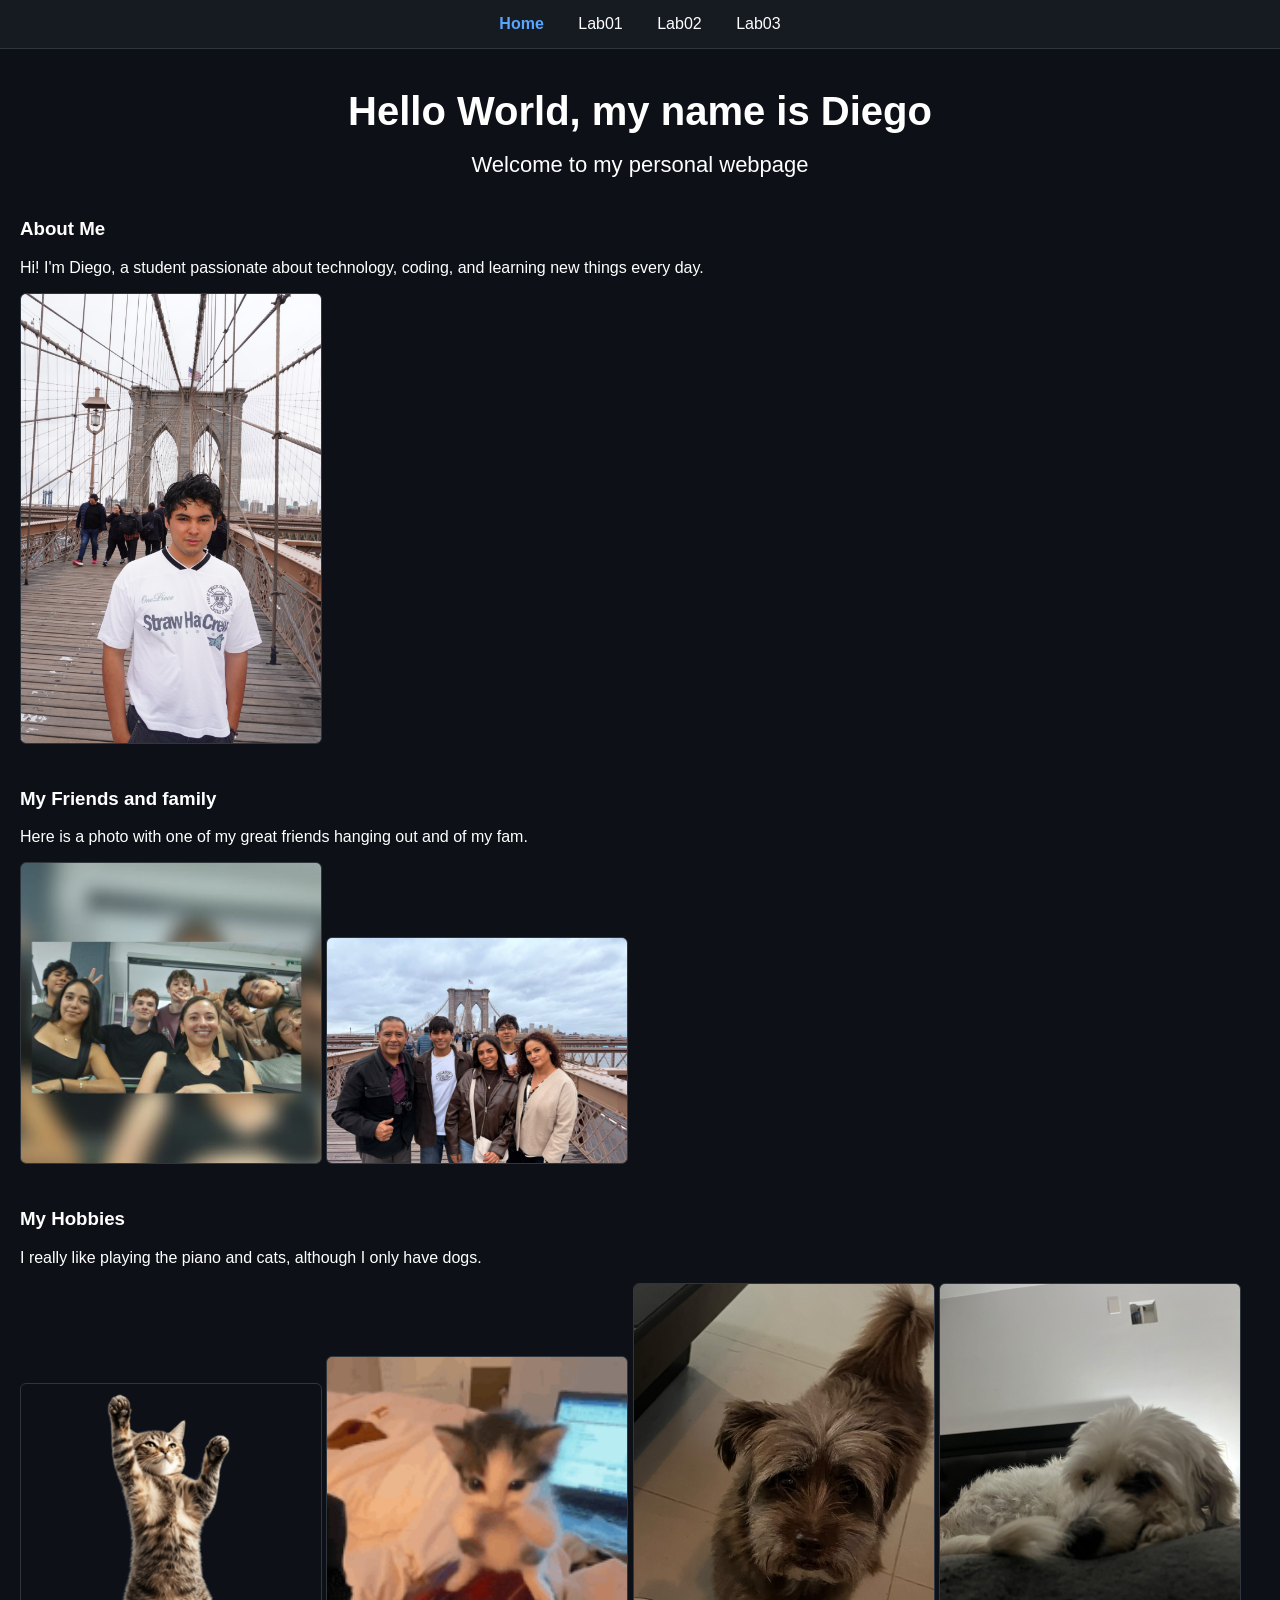
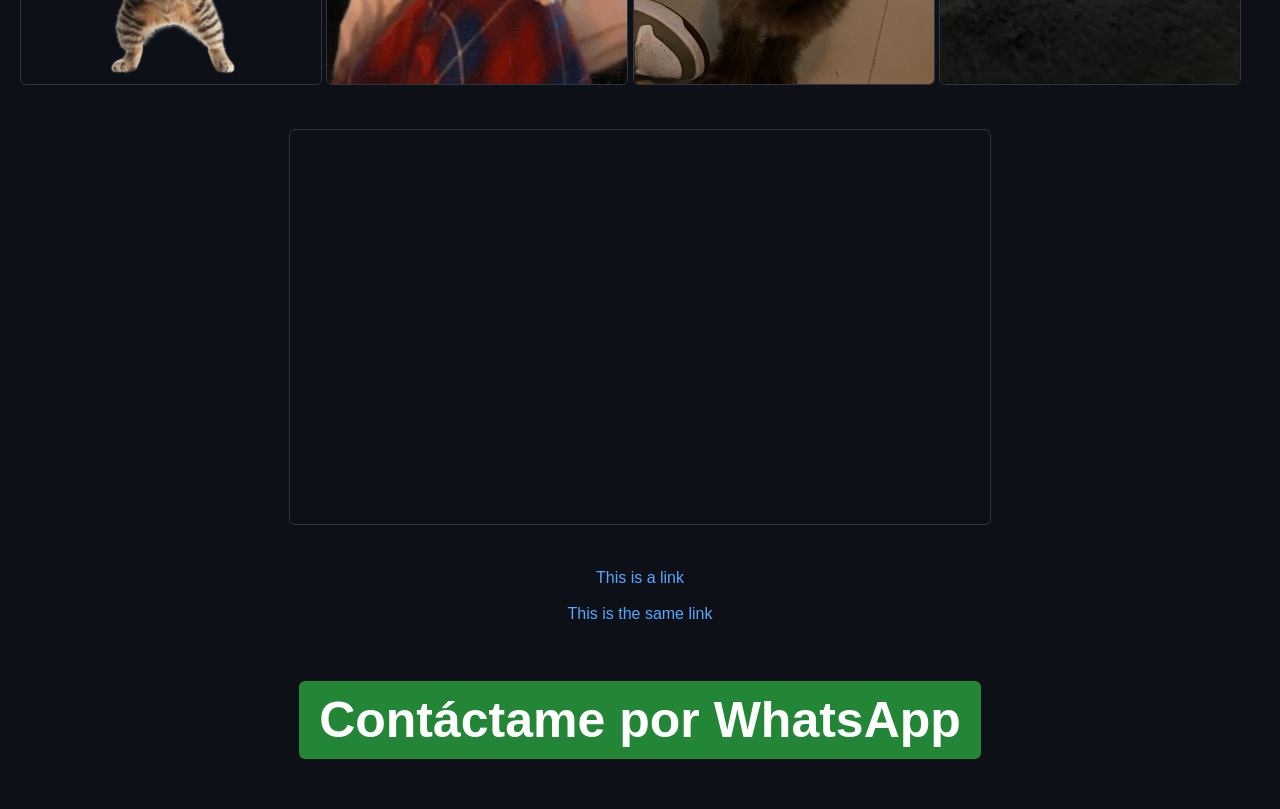
<file: index.html>
<!doctype html>
<html lang="en">
    <head>
        <title>My first website</title>
        <meta charset="utf-8" />
    </head>
    <body
        style="
            background-color: #0d1117;
            color: #ffffff;
            margin: 0;
            padding-bottom: 50px;
            text-align: left;
            font-family: Arial, sans-serif;
        "
    >
        <nav
            style="
                background-color: #161b22;
                padding: 15px;
                margin-bottom: 40px;
                border-bottom: 1px solid #30363d;
                text-align: center;
            "
        >
            <a
                href="index.html"
                style="
                    color: #58a6ff;
                    text-decoration: none;
                    margin: 0 15px;
                    font-weight: bold;
                "
                >Home</a
            >
            <a
                href="lab01/top.html"
                style="color: #ffffff; text-decoration: none; margin: 0 15px"
                >Lab01</a
            >
            <a
                href="lab02/spotify.html"
                style="color: #ffffff; text-decoration: none; margin: 0 15px"
                >Lab02</a
            >
            <a
                href="lab03/lab3.html"
                style="color: #ffffff; text-decoration: none; margin: 0 15px"
                >Lab03</a
            >

        </nav>

        <div style="padding: 0 20px">
            <h1
                style="
                    color: #ffffff;
                    font-size: 40px;
                    margin-bottom: 10px;
                    text-align: center;
                "
            >
                Hello World, my name is Diego
            </h1>
            <h2
                style="
                    color: #ffffff;
                    font-weight: normal;
                    font-size: 22px;
                    text-align: center;
                "
            >
                Welcome to my personal webpage
            </h2>

            <div style="margin-top: 40px">
                <h3>About Me</h3>
                <p>
                    Hi! I'm Diego, a student passionate about technology,
                    coding, and learning new things every day.
                </p>
                <img
                    src="images/yo.jpg"
                    width="300"
                    style="border: 1px solid #30363d; border-radius: 6px"
                />
            </div>

            <div style="margin-top: 40px">
                <h3>My Friends and family</h3>
                <p>
                    Here is a photo with one of my great friends hanging out and
                    of my fam.
                </p>
                <img
                    src="images/amigos.jpg"
                    width="300"
                    style="border: 1px solid #30363d; border-radius: 6px"
                />
                <img
                    src="images/fam.jpg"
                    width="300"
                    style="border: 1px solid #30363d; border-radius: 6px"
                />
            </div>

            <div style="margin-top: 40px">
                <h3>My Hobbies</h3>
                <p>
                    I really like playing the piano and cats, although I only
                    have dogs.
                </p>
                <img
                    src="images/gato.png"
                    width="300"
                    style="border: 1px solid #30363d; border-radius: 6px"
                />
                <img
                    src="images/gato.gif"
                    width="300"
                    style="border: 1px solid #30363d; border-radius: 6px"
                />
                <img
                    src="images/choco.jpg"
                    width="300"
                    style="border: 1px solid #30363d; border-radius: 6px"
                />
                <img
                    src="images/tootsie.jpg"
                    width="300"
                    style="border: 1px solid #30363d; border-radius: 6px"
                />
            </div>

            <div style="margin: 40px 0; text-align: center">
                <iframe
                    width="700"
                    height="394"
                    src="https://www.youtube.com/embed/L42sbnQxEmw?list=RDL42sbnQxEmw"
                    title="Liszt - Un Sospiro"
                    frameborder="0"
                    allow="
                        accelerometer;
                        autoplay;
                        clipboard-write;
                        encrypted-media;
                        gyroscope;
                        picture-in-picture;
                        web-share;
                    "
                    referrerpolicy="strict-origin-when-cross-origin"
                    allowfullscreen
                    style="border-radius: 6px; border: 1px solid #30363d"
                ></iframe>
            </div>

            <div style="margin: 20px 0; text-align: center">
                <a
                    href="https://www.netflix.com/mx-en/"
                    style="color: #58a6ff; text-decoration: none"
                    >This is a link</a
                >
                <br /><br />
                <a
                    href="https://www.netflix.com/mx-en/"
                    target="_blank"
                    style="color: #58a6ff; text-decoration: none"
                    >This is the same link</a
                >
            </div>
            <br />

            <div style="margin-top: 20px; text-align: center">
                <a
                    href="https://wa.me/7715684336?text=Hola"
                    target="_blank"
                    style="text-decoration: none"
                >
                    <div
                        style="
                            display: inline-block;
                            background-color: #238636;
                            color: white;
                            padding: 10px 20px;
                            border-radius: 6px;
                            font-weight: bold;
                            font-size: 50px;
                        "
                    >
                        Contáctame por WhatsApp
                    </div>
                </a>
            </div>
        </div>
    </body>
</html>
</file>
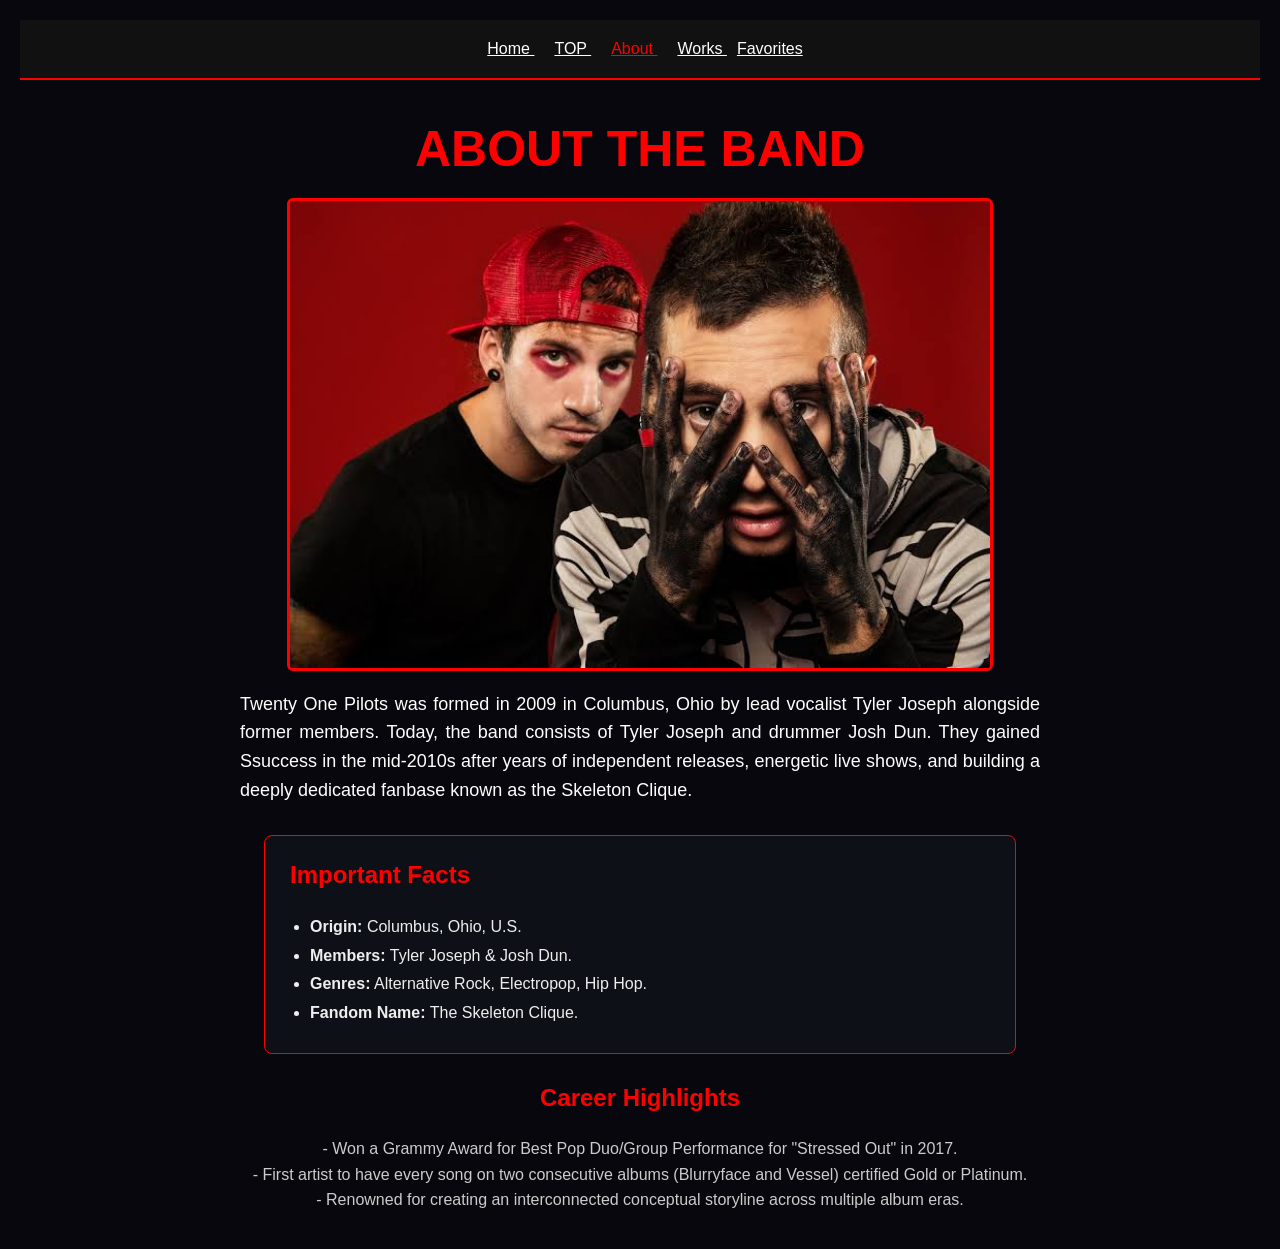
<file: lab01/about.html>
<!doctype html>
<html lang="en">
    <head>
        <meta charset="UTF-8" />
        <meta name="viewport" content="width=device-width, initial-scale=1.0" />
        <title>Lab 01 — About Twenty One Pilots</title>
    </head>
    <body
        style="
            background-color: #07070d;
            color: white;
            font-family: Arial, sans-serif;
            margin: 0;
            padding: 20px;
            text-align: center;
        "
    >
        <nav
            style="
                background-color: #111;
                padding: 20px;
                margin-bottom: 40px;
                border-bottom: 2px solid red;
            "
        >
            <a href="index.html" style="color: white; margin: 0 10px">Home </a>
            <a href="top.html" style="color: white; margin: 0 10px">TOP </a>
            <a href="about.html" style="color: red; margin: 0 10px">About </a>
            <a href="works.html" style="color: white; margin: 0 10px">Works </a>
            <a href="favorites.html" style="color: white; smargin: 0 10px"
                >Favorites
            </a>
        </nav>

        <h1
            style="
                color: red;
                font-size: 50px;
                text-transform: uppercase;
                margin-bottom: 20px;
            "
        >
            About the Band
        </h1>

        <div>
            <img
                src="images/about.jpg"
                alt="Twenty One Pilots"
                style="
                    max-width: 100%;
                    width: 700px;
                    height: auto;
                    border: 3px solid red;
                    border-radius: 6px;
                "
            />
        </div>

        <p
            style="
                max-width: 800px;
                margin: 0 auto 30px auto;
                margin-top: 15px;
                font-size: 18px;
                line-height: 1.6;
                color: white;
                text-align: justify;
            "
        >
            Twenty One Pilots was formed in 2009 in Columbus, Ohio by lead
            vocalist Tyler Joseph alongside former members. Today, the band
            consists of Tyler Joseph and drummer Josh Dun. They gained Ssuccess
            in the mid-2010s after years of independent releases, energetic live
            shows, and building a deeply dedicated fanbase known as the Skeleton
            Clique.
        </p>

        <div
            style="
                background-color: #0d1117;
                max-width: 700px;
                margin: 0 auto 30px auto;
                padding: 25px;
                border: 1px solid red;
                border-radius: 8px;
                text-align: left;
            "
        >
            <h3 style="color: red; font-size: 24px; margin-top: 0">
                Important Facts
            </h3>
            <ul
                style="
                    color: #eee;
                    font-size: 16px;
                    line-height: 1.8;
                    margin-bottom: 0;
                    padding-left: 20px;
                "
            >
                <li><strong>Origin:</strong> Columbus, Ohio, U.S.</li>
                <li><strong>Members:</strong> Tyler Joseph & Josh Dun.</li>
                <li>
                    <strong>Genres:</strong> Alternative Rock, Electropop, Hip
                    Hop.
                </li>
                <li><strong>Fandom Name:</strong> The Skeleton Clique.</li>
            </ul>
        </div>

        <div style="max-width: 800px; margin: 0 auto; text-align: left">
            <h3 style="color: red; font-size: 24px; text-align: center">
                Career Highlights
            </h3>
            <p
                style="
                    font-size: 16px;
                    line-height: 1.6;
                    color: #ccc;
                    text-align: center;
                "
            >
                - Won a Grammy Award for Best Pop Duo/Group Performance for
                "Stressed Out" in 2017.<br />
                - First artist to have every song on two consecutive albums
                (Blurryface and Vessel) certified Gold or Platinum.<br />
                - Renowned for creating an interconnected conceptual storyline
                across multiple album eras.
            </p>
        </div>
    </body>
</html>
</file>
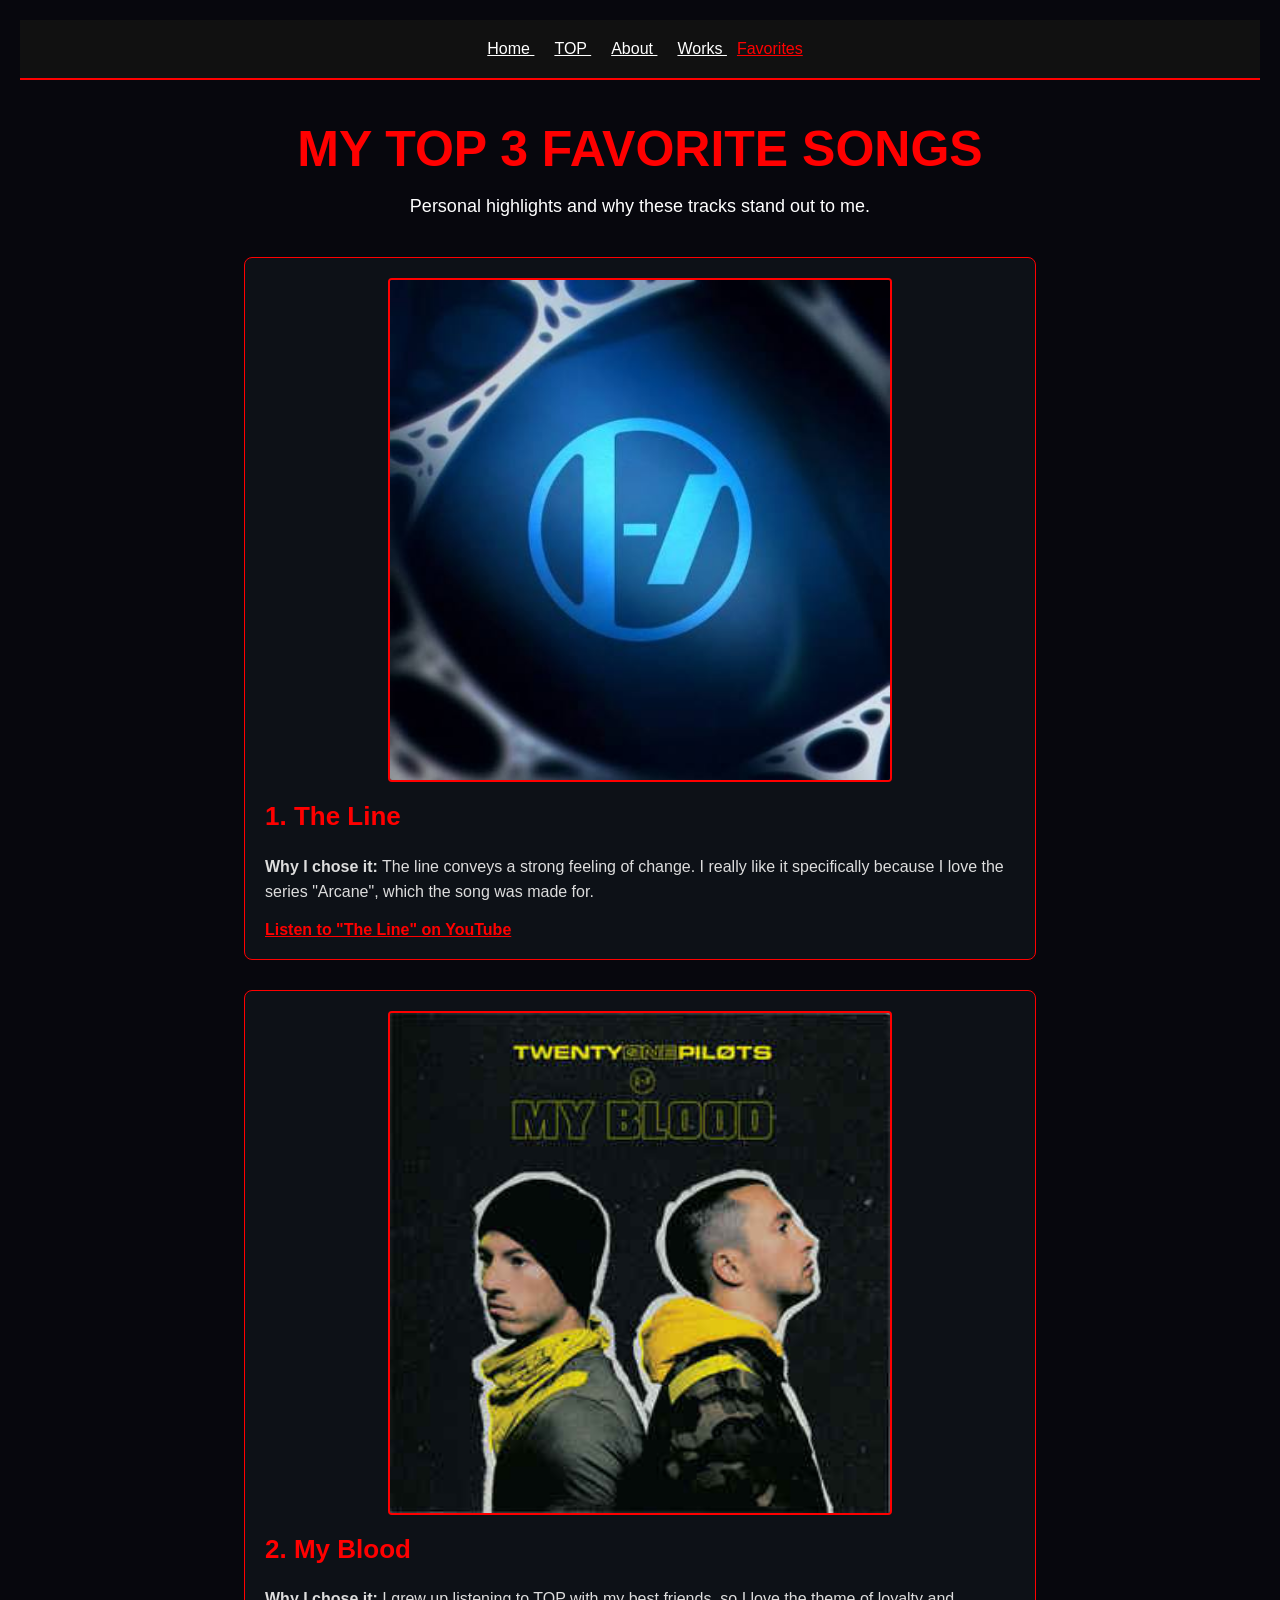
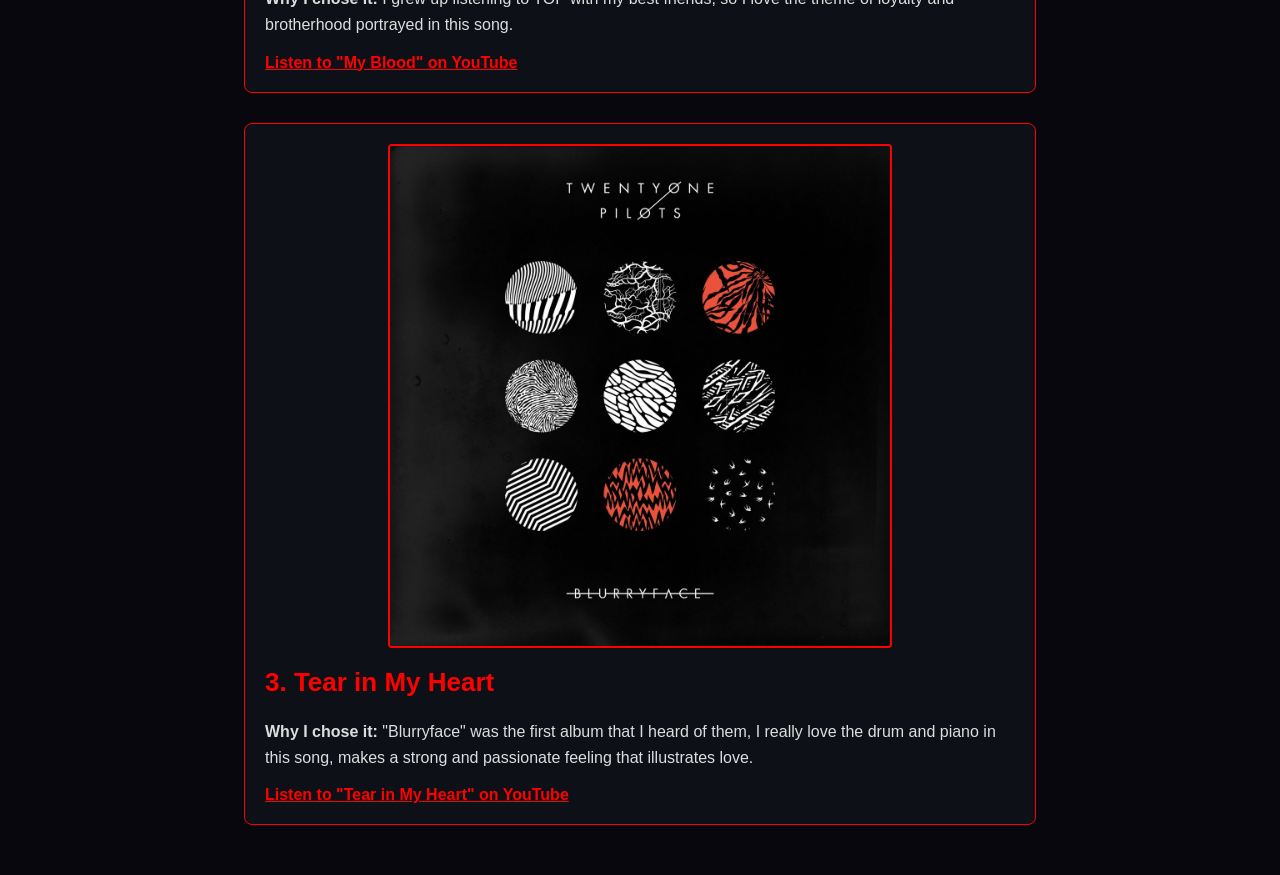
<file: lab01/favorites.html>
<!doctype html>
<html lang="en">
    <head>
        <meta charset="UTF-8" />
        <meta name="viewport" content="width=device-width, initial-scale=1.0" />
        <title>Lab 01 — Favorite Songs</title>
    </head>
    <body
        style="
            background-color: #07070d;
            color: white;
            font-family: Arial, sans-serif;
            margin: 0;
            padding: 20px;
            text-align: center;
        "
    >
        <nav
            style="
                background-color: #111;
                padding: 20px;
                margin-bottom: 40px;
                border-bottom: 2px solid red;
            "
        >
            <a href="index.html" style="color: white; margin: 0 10px">Home </a>
            <a href="top.html" style="color: white; margin: 0 10px">TOP </a>
            <a href="about.html" style="color: white; margin: 0 10px">About </a>
            <a href="works.html" style="color: white; margin: 0 10px">Works </a>
            <a href="favorites.html" style="color: red; smargin: 0 10px"
                >Favorites
            </a>
        </nav>

        <h1
            style="
                color: red;
                font-size: 50px;
                text-transform: uppercase;
                margin-bottom: 10px;
            "
        >
            My Top 3 Favorite Songs
        </h1>
        <p style="color: white; font-size: 18px; margin-bottom: 40px">
            Personal highlights and why these tracks stand out to me.
        </p>

        <!-- Song 1: The Line -->
        <div
            style="
                background-color: #0d1117;
                max-width: 750px;
                margin: 0 auto 30px auto;
                padding: 20px;
                border: 1px solid red;
                border-radius: 8px;
                text-align: left;
            "
        >
            <div style="text-align: center; margin-bottom: 15px">
                <img
                    src="images/theLine.jpg"
                    alt="The Line"
                    style="
                        max-width: 100%;
                        width: 500px;
                        height: auto;
                        border: 2px solid red;
                        border-radius: 4px;
                    "
                />
            </div>
            <h2 style="color: red; margin-top: 0; font-size: 26px">
                1. The Line
            </h2>
            <p style="color: #ddd; font-size: 16px; line-height: 1.6">
                <strong>Why I chose it:</strong> The line conveys a strong
                feeling of change. I really like it specifically because I love
                the series "Arcane", which the song was made for.
            </p>
            <p style="margin-bottom: 0">
                <a
                    href="https://www.youtube.com/watch?v=E2Rj2gQAyPA&list=RDE2Rj2gQAyPA&start_radio=1&pp=ygUadHdlbnR5IG9uZSBwaWxvdHMgdGhlIGxpbmWgBwE%3D"
                    target="_blank"
                    style="
                        color: red;
                        text-decoration: underline;
                        font-weight: bold;
                    "
                    >Listen to "The Line" on YouTube</a
                >
            </p>
        </div>

        <!-- Song 2: My Blood -->
        <div
            style="
                background-color: #0d1117;
                max-width: 750px;
                margin: 0 auto 30px auto;
                padding: 20px;
                border: 1px solid red;
                border-radius: 8px;
                text-align: left;
            "
        >
            <div style="text-align: center; margin-bottom: 15px">
                <img
                    src="images/myBlood.jpg"
                    alt="My Blood"
                    style="
                        max-width: 100%;
                        width: 500px;
                        height: auto;
                        border: 2px solid red;
                        border-radius: 4px;
                    "
                />
            </div>
            <h2 style="color: red; margin-top: 0; font-size: 26px">
                2. My Blood
            </h2>
            <p style="color: #ddd; font-size: 16px; line-height: 1.6">
                <strong>Why I chose it:</strong> I grew up listening to TOP with
                my best friends, so I love the theme of loyalty and brotherhood
                portrayed in this song.
            </p>
            <p style="margin-bottom: 0">
                <a
                    href="https://youtu.be/8mn-FFjIbo8?si=0MyUE-vunG45ewFm"
                    target="_blank"
                    style="
                        color: red;
                        text-decoration: underline;
                        font-weight: bold;
                    "
                    >Listen to "My Blood" on YouTube</a
                >
            </p>
        </div>

        <!-- Song 3: Tear in My Heart -->
        <div
            style="
                background-color: #0d1117;
                max-width: 750px;
                margin: 0 auto 30px auto;
                padding: 20px;
                border: 1px solid red;
                border-radius: 8px;
                text-align: left;
            "
        >
            <div style="text-align: center; margin-bottom: 15px">
                <img
                    src="images/tear.jpg"
                    alt="Tear in My Heart"
                    style="
                        max-width: 100%;
                        width: 500px;
                        height: auto;
                        border: 2px solid red;
                        border-radius: 4px;
                    "
                />
            </div>
            <h2 style="color: red; margin-top: 0; font-size: 26px">
                3. Tear in My Heart
            </h2>
            <p style="color: #ddd; font-size: 16px; line-height: 1.6">
                <strong>Why I chose it:</strong> "Blurryface" was the first
                album that I heard of them, I really love the drum and piano in
                this song, makes a strong and passionate feeling that
                illustrates love.
            </p>
            <p style="margin-bottom: 0">
                <a
                    href="https://youtu.be/nky4me4NP70?si=aJa97dnm9FrPxLvJ"
                    target="_blank"
                    style="
                        color: red;
                        text-decoration: underline;
                        font-weight: bold;
                    "
                    >Listen to "Tear in My Heart" on YouTube</a
                >
            </p>
        </div>
    </body>
</html>
</file>
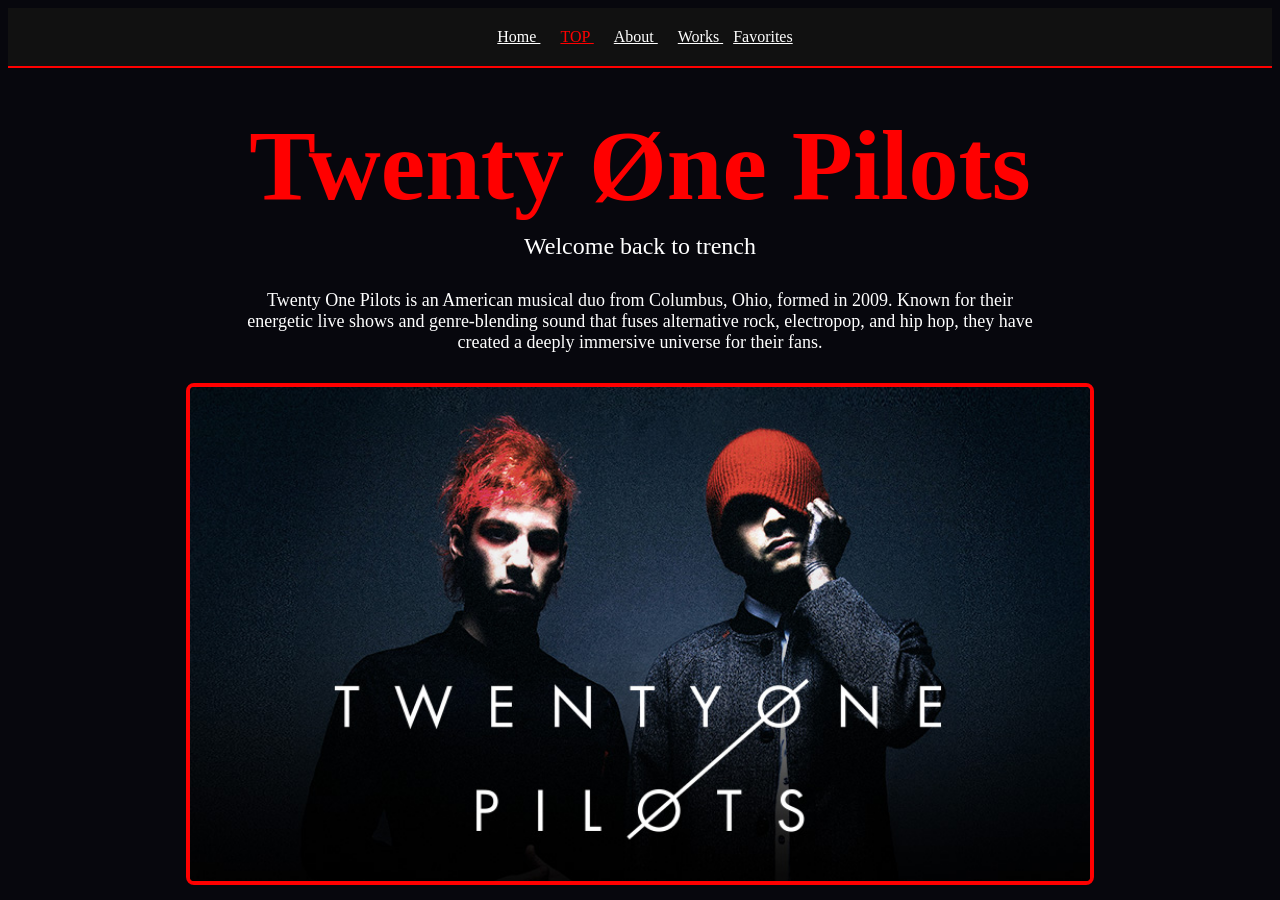
<file: lab01/top.html>
<!DOCTYPE html>
<html lang="en"<
<head>
    <meta charset="UTF-8">
    <meta name="viewport" content="width-device-width, initial-scale=1.0">
    <title>Lab 01 — Twenty One Pilots Fan Page</title>
</head>
<body
    style = "
    background-color: #07070D;
    color:white;
    text-align: center
    ">
        <nav
            style="
                background-color: #111;
                padding: 20px;
                margin-bottom: 40px;
                border-bottom: 2px solid red;
            "
        >
            <a href="../index.html" style="color: white; margin: 0 10px">Home </a>
            <a href="top.html" style="color: red; margin: 0 10px">TOP </a>
            <a href="about.html" style="color: white; margin: 0 10px">About </a>
            <a href="works.html" style="color: white; margin: 0 10px">Works </a>
            <a href="favorites.html" style="color: white; smargin: 0 10px">Favorites
            </a>
        </nav>
    <h1
        style="
        color: red;
        font-size: 100px;
        margin: 0;
        ">
            Twenty Øne Pilots
    </h1>
        <h2
            style="
            color: white;
            font-weight: normal;
            margin-top: 10px;
            margin-bottom: 30px;
            ">
                Welcome back to trench
        </h2>

            <p style="max-width: 800px; margin: 0 auto 30px auto; font-size: 18px;">
                Twenty One Pilots is an American musical duo from Columbus, Ohio, formed in 2009.
                Known for their energetic live shows and genre-blending sound that fuses alternative rock,
                electropop, and hip hop, they have created a deeply immersive universe for their fans.
            </p>

            <div style="margin-top: 20px;">
                <img
                    src="images/TOPcover.jpg"
                    alt="Twenty One Pilots"
                    style="max-width: 100%;
                    width: 900px;
                    height: auto;
                    border: 4px solid red;
                    border-radius: 8px;
                ">
            </div>

</body>
</html>
</file>
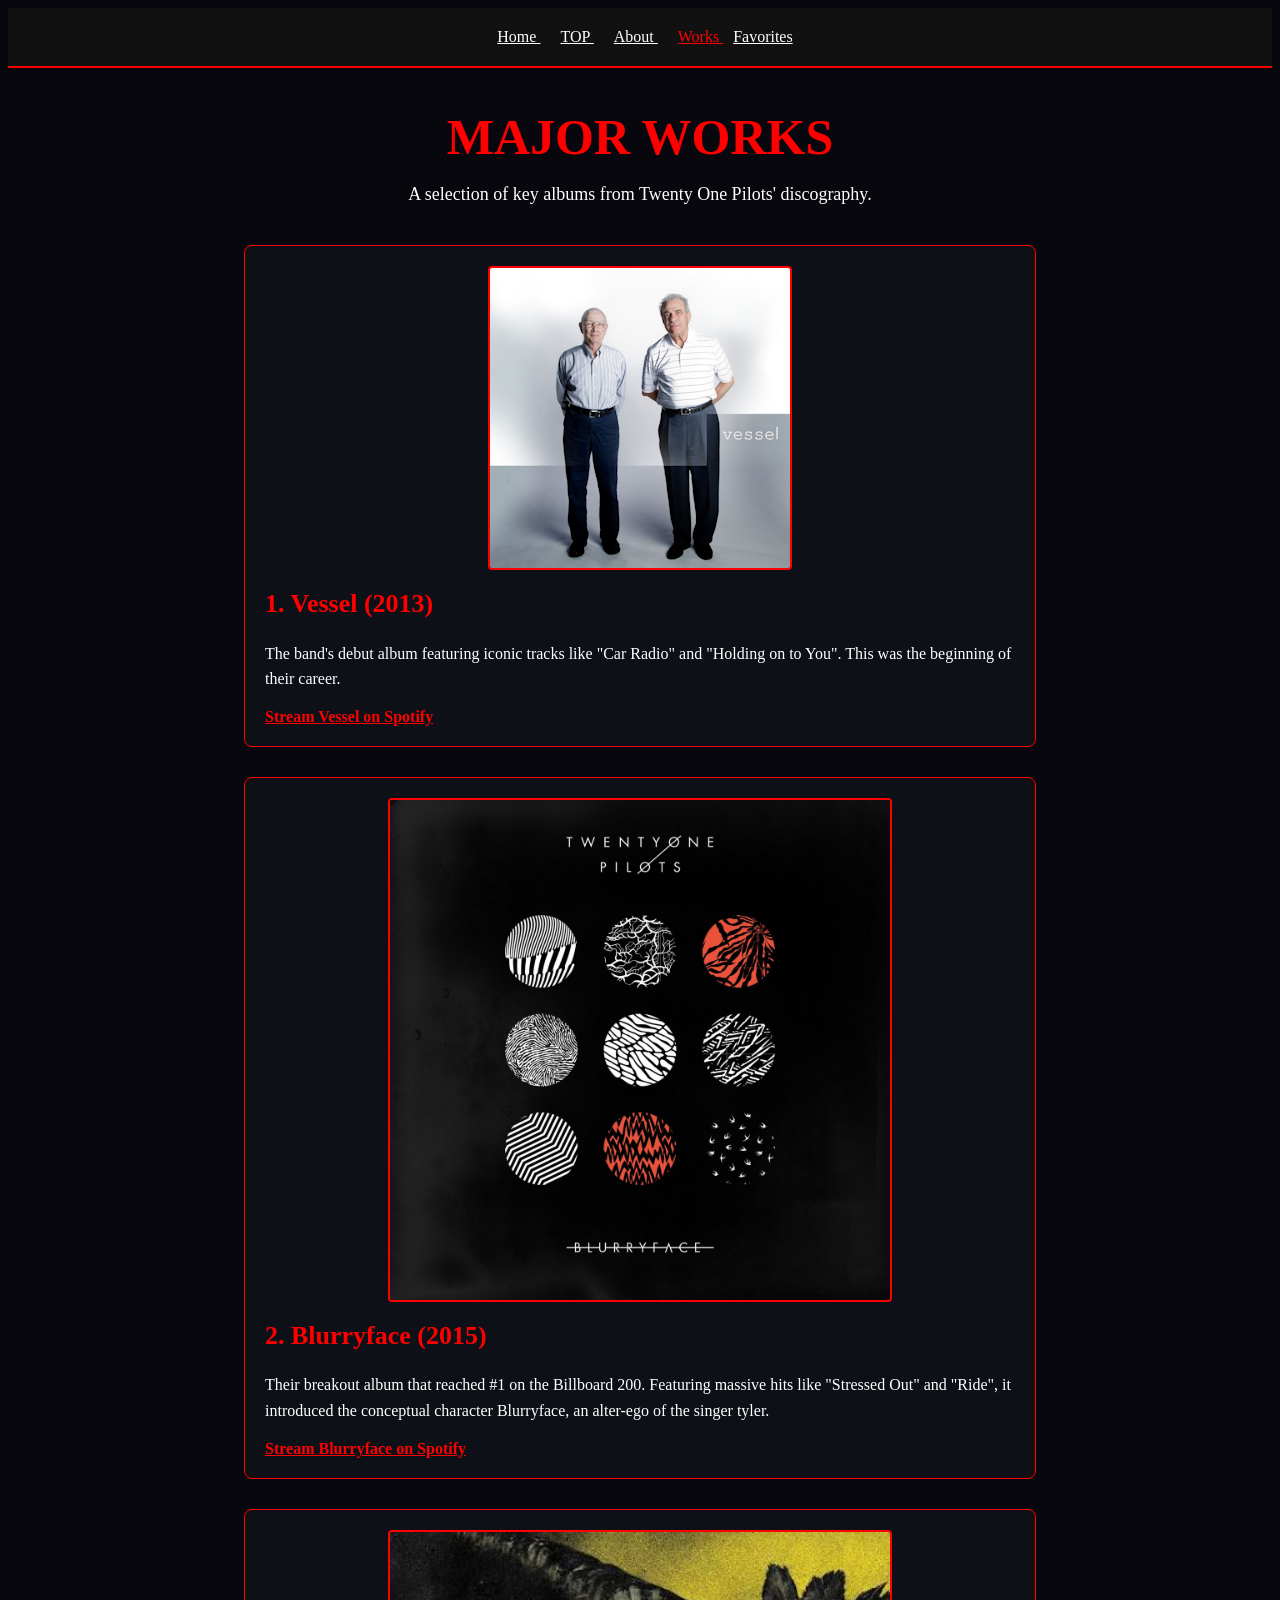
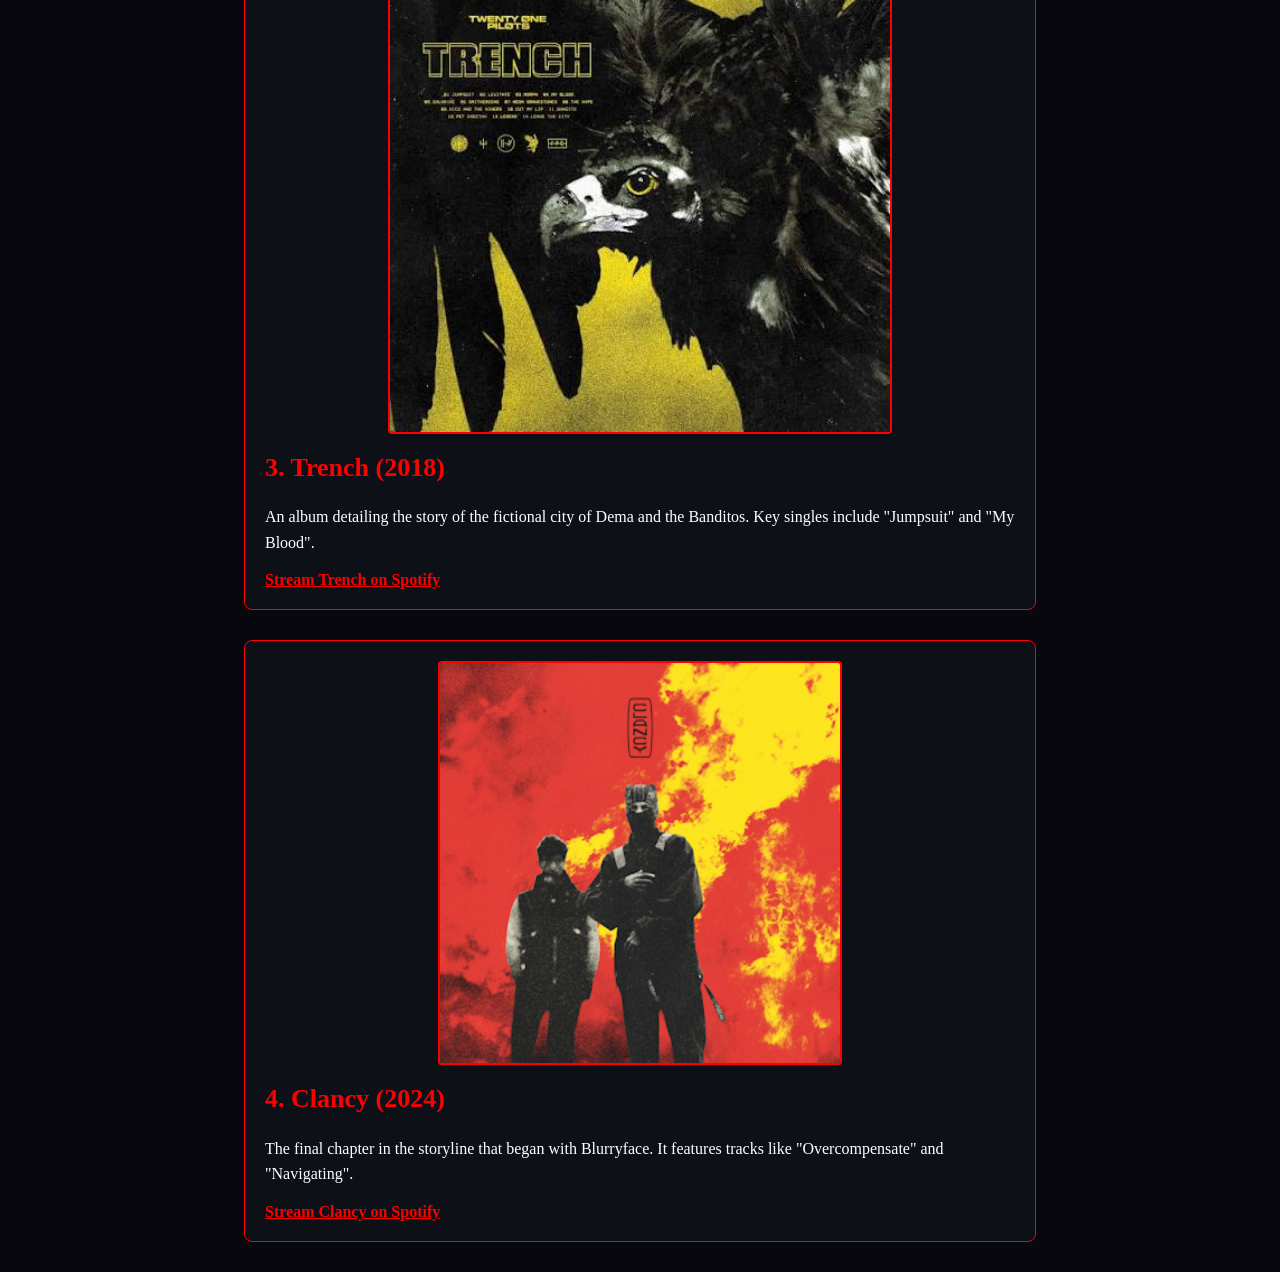
<file: lab01/works.html>
<!DOCTYPE html>
<html lang="en"<
<head>
    <meta charset="UTF-8">
    <meta name="viewport" content="width-device-width, initial-scale=1.0">
    <title>Lab 01 — Twenty One Pilots Fan Page</title>
</head>
<body style = "background-color: #07070D; color:white; text-align: center">
    <nav
        style="
            background-color: #111;
            padding: 20px;
            margin-bottom: 40px;
            border-bottom: 2px solid red;
        "
    >
        <a href="index.html" style="color: white; margin: 0 10px">Home </a>
        <a href="top.html" style="color: white; margin: 0 10px">TOP </a>
        <a href="about.html" style="color: white; margin: 0 10px">About </a>
        <a href="works.html" style="color: red; margin: 0 10px">Works </a>
        <a href="favorites.html" style="color: white; smargin: 0 10px"
            >Favorites
        </a>
    </nav>
    <h1 style="color: red; font-size: 50px; text-transform: uppercase; margin-bottom: 10px;">Major Works</h1>
            <p style="color: white; font-size: 18px; margin-bottom: 40px;">A selection of key albums from Twenty One Pilots' discography.</p>

        <!-- Work 1: Vessel -->
        <div style="background-color: #0d1117; max-width: 750px; margin: 0 auto 30px auto; padding: 20px; border: 1px solid red; border-radius: 8px; text-align: left;">
            <div style="text-align: center; margin-bottom: 15px;">
                <img src="images/vessel.png" alt="Vessel Album" style="max-width: 100%; width: 300px; height: auto; border: 2px solid red; border-radius: 4px;">
            </div>
            <h2 style="color: red; margin-top: 0; font-size: 26px;">1. Vessel (2013)</h2>
            <p style="color: white; font-size: 16px; line-height: 1.6;">
                The band's debut album featuring iconic tracks like "Car Radio" and "Holding on to You".
                This was the beginning of their career.
            </p>
            <p style="margin-bottom: 0;">
                <a href="https://open.spotify.com/album/2r2r78NE05YjyHyVbVgqFn?si=7be5252510734ff0"
                    target="_blank" style="color: red; text-decoration: underline; font-weight: bold;">
                    Stream Vessel on Spotify</a>
            </p>
        </div>

        <!-- Work 2: Blurryface -->
        <div style="background-color: #0d1117; max-width: 750px; margin: 0 auto 30px auto; padding: 20px; border: 1px solid red; border-radius: 8px; text-align: left;">
            <div style="text-align: center; margin-bottom: 15px;">
                <img src="images/tear.jpg" alt="Blurryface Album" style="max-width: 100%; width: 500px; height: auto; border: 2px solid red; border-radius: 4px;">
            </div>
            <h2 style="color: red; margin-top: 0; font-size: 26px;">2. Blurryface (2015)</h2>
            <p style="color: white; font-size: 16px; line-height: 1.6;">
                Their breakout album that reached #1 on the Billboard 200. Featuring massive hits like "Stressed Out" and "Ride",
                it introduced the conceptual character Blurryface, an alter-ego of the singer tyler.
            </p>
            <p style="margin-bottom: 0;">
                <a href="https://open.spotify.com/album/3cQO7jp5S9qLBoIVtbkSM1?si=4576e3f9f3d14ade"
                    target="_blank" style="color: red; text-decoration: underline; font-weight: bold;">
                    Stream Blurryface on Spotify</a>
            </p>
        </div>

        <!-- Work 3: Trench -->
        <div style="background-color: #0d1117; max-width: 750px; margin: 0 auto 30px auto; padding: 20px; border: 1px solid red; border-radius: 8px; text-align: left;">
            <div style="text-align: center; margin-bottom: 15px;">
                <img src="images/trench.jpg" alt="Trench Album" style="max-width: 100%; width: 500px; height: auto; border: 2px solid red; border-radius: 4px;">
            </div>
            <h2 style="color: red; margin-top: 0; font-size: 26px;">3. Trench (2018)</h2>
            <p style="color: white; font-size: 16px; line-height: 1.6;">
                An album detailing the story of the fictional city of Dema and the Banditos. Key singles include "Jumpsuit" and "My Blood".
            </p>
            <p style="margin-bottom: 0;">
                <a href="https://open.spotify.com/album/6213p_L_L_2"
                    target="_blank" style="color: red; text-decoration: underline; font-weight: bold;">
                    Stream Trench on Spotify</a>
            </p>
        </div>

        <!-- Work 4: Clancy -->
        <div style="background-color: #0d1117; max-width: 750px; margin: 0 auto 30px auto; padding: 20px; border: 1px solid red; border-radius: 8px; text-align: left;">
            <div style="text-align: center; margin-bottom: 15px;">
                <img src="images/clancy.png" alt="Clancy Album" style="max-width: 100%; width: 400px; height: auto; border: 2px solid red; border-radius: 4px;">
            </div>
            <h2 style="color: red; margin-top: 0; font-size: 26px;">4. Clancy (2024)</h2>
            <p style="color: white; font-size: 16px; line-height: 1.6;">
                The final chapter in the storyline that began with Blurryface.
                It features tracks like "Overcompensate" and "Navigating".
            </p>
            <p style="margin-bottom: 0;">
                <a href="https://open.spotify.com/album/1KFWgQTw3EMTQebaaepVBI?si=259e3a3b77fb4276"
                    target="_blank" style="color: red; text-decoration: underline; font-weight: bold;">
                    Stream Clancy on Spotify</a>
            </p>
        </div>
</body>
</html>
</file>
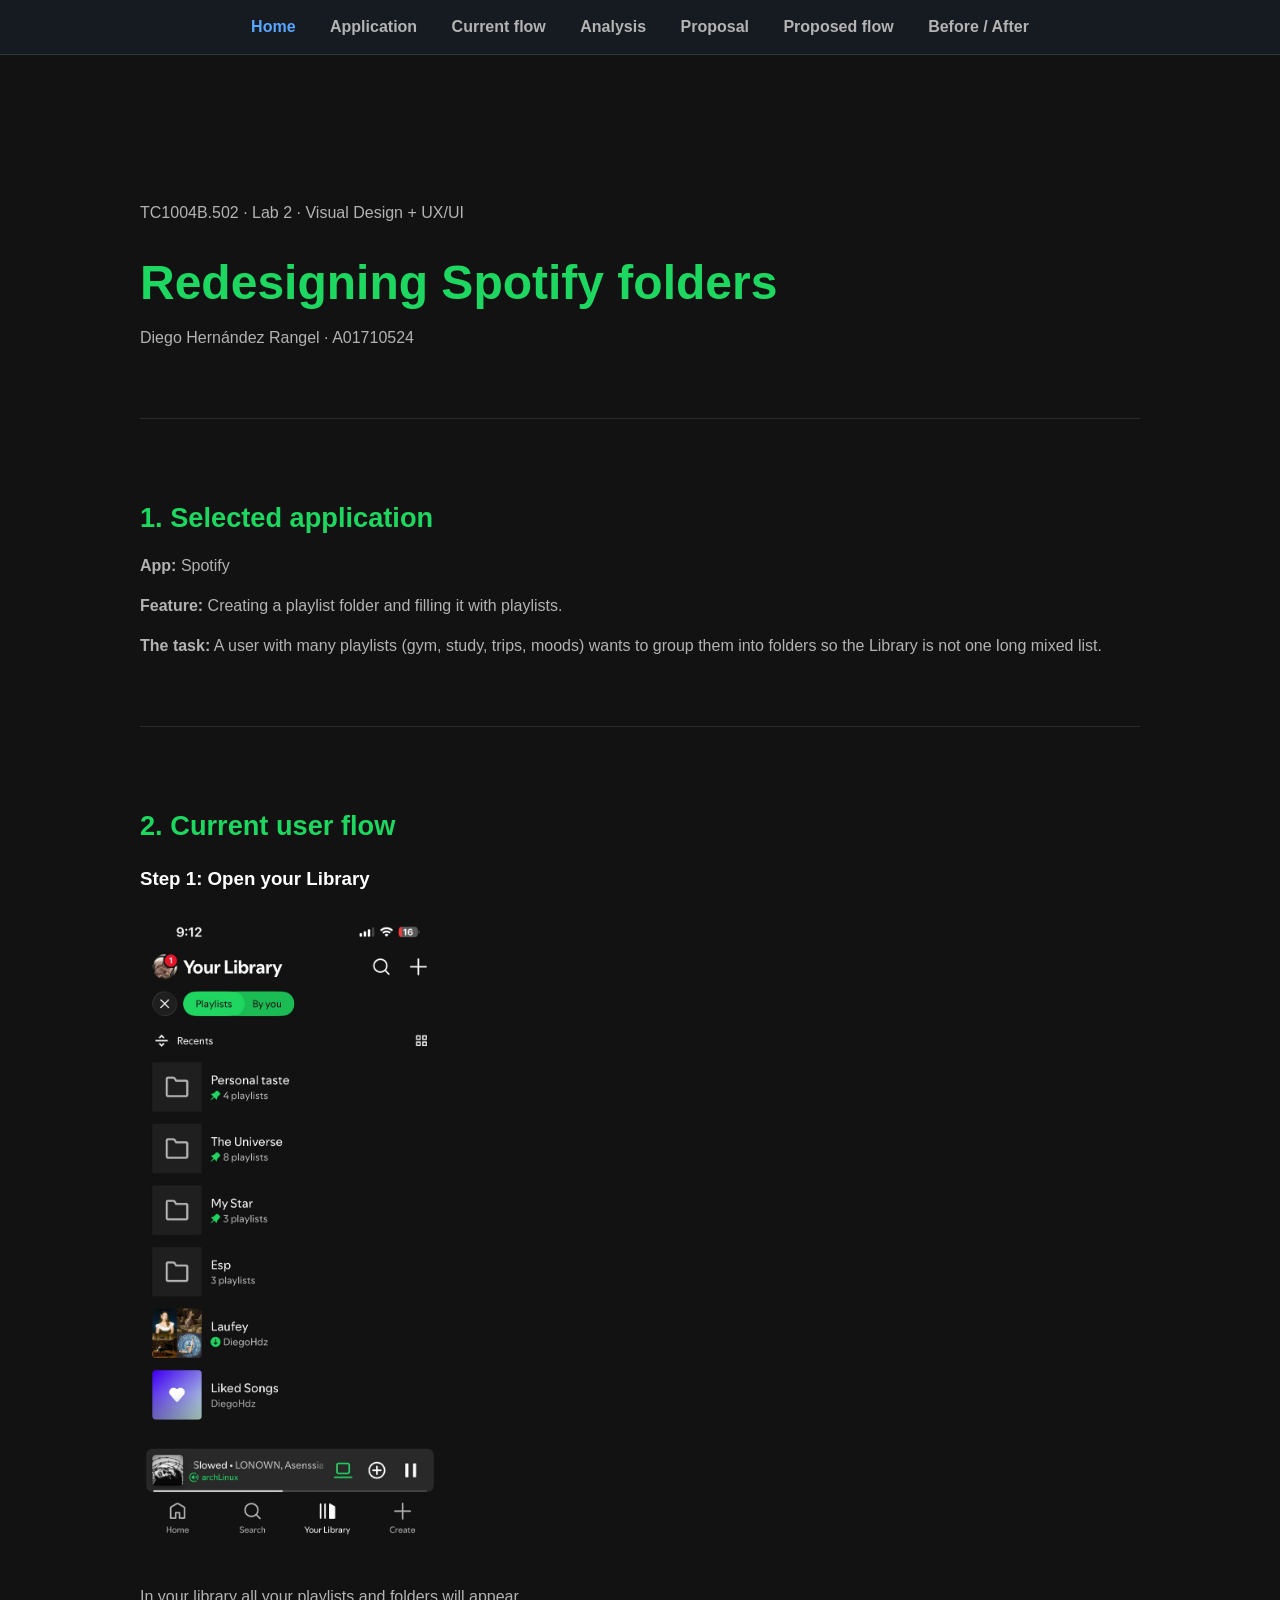
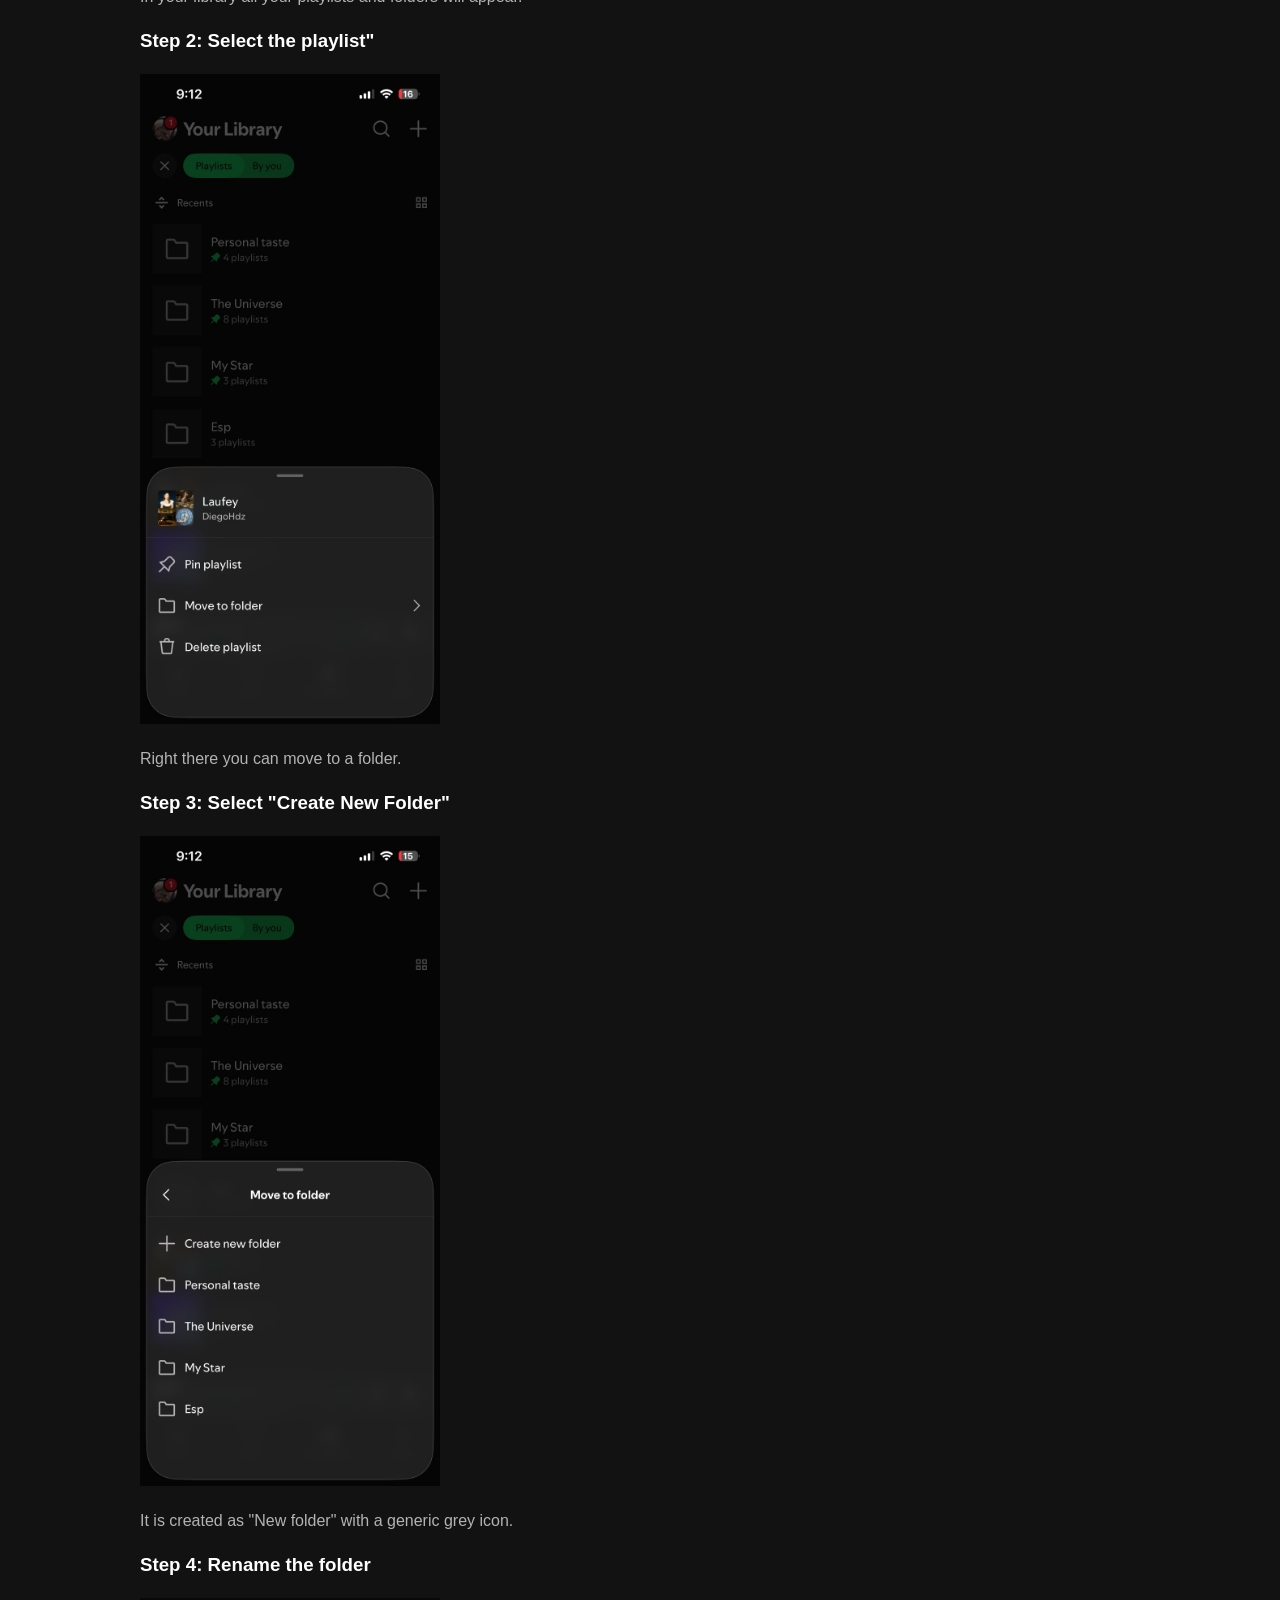
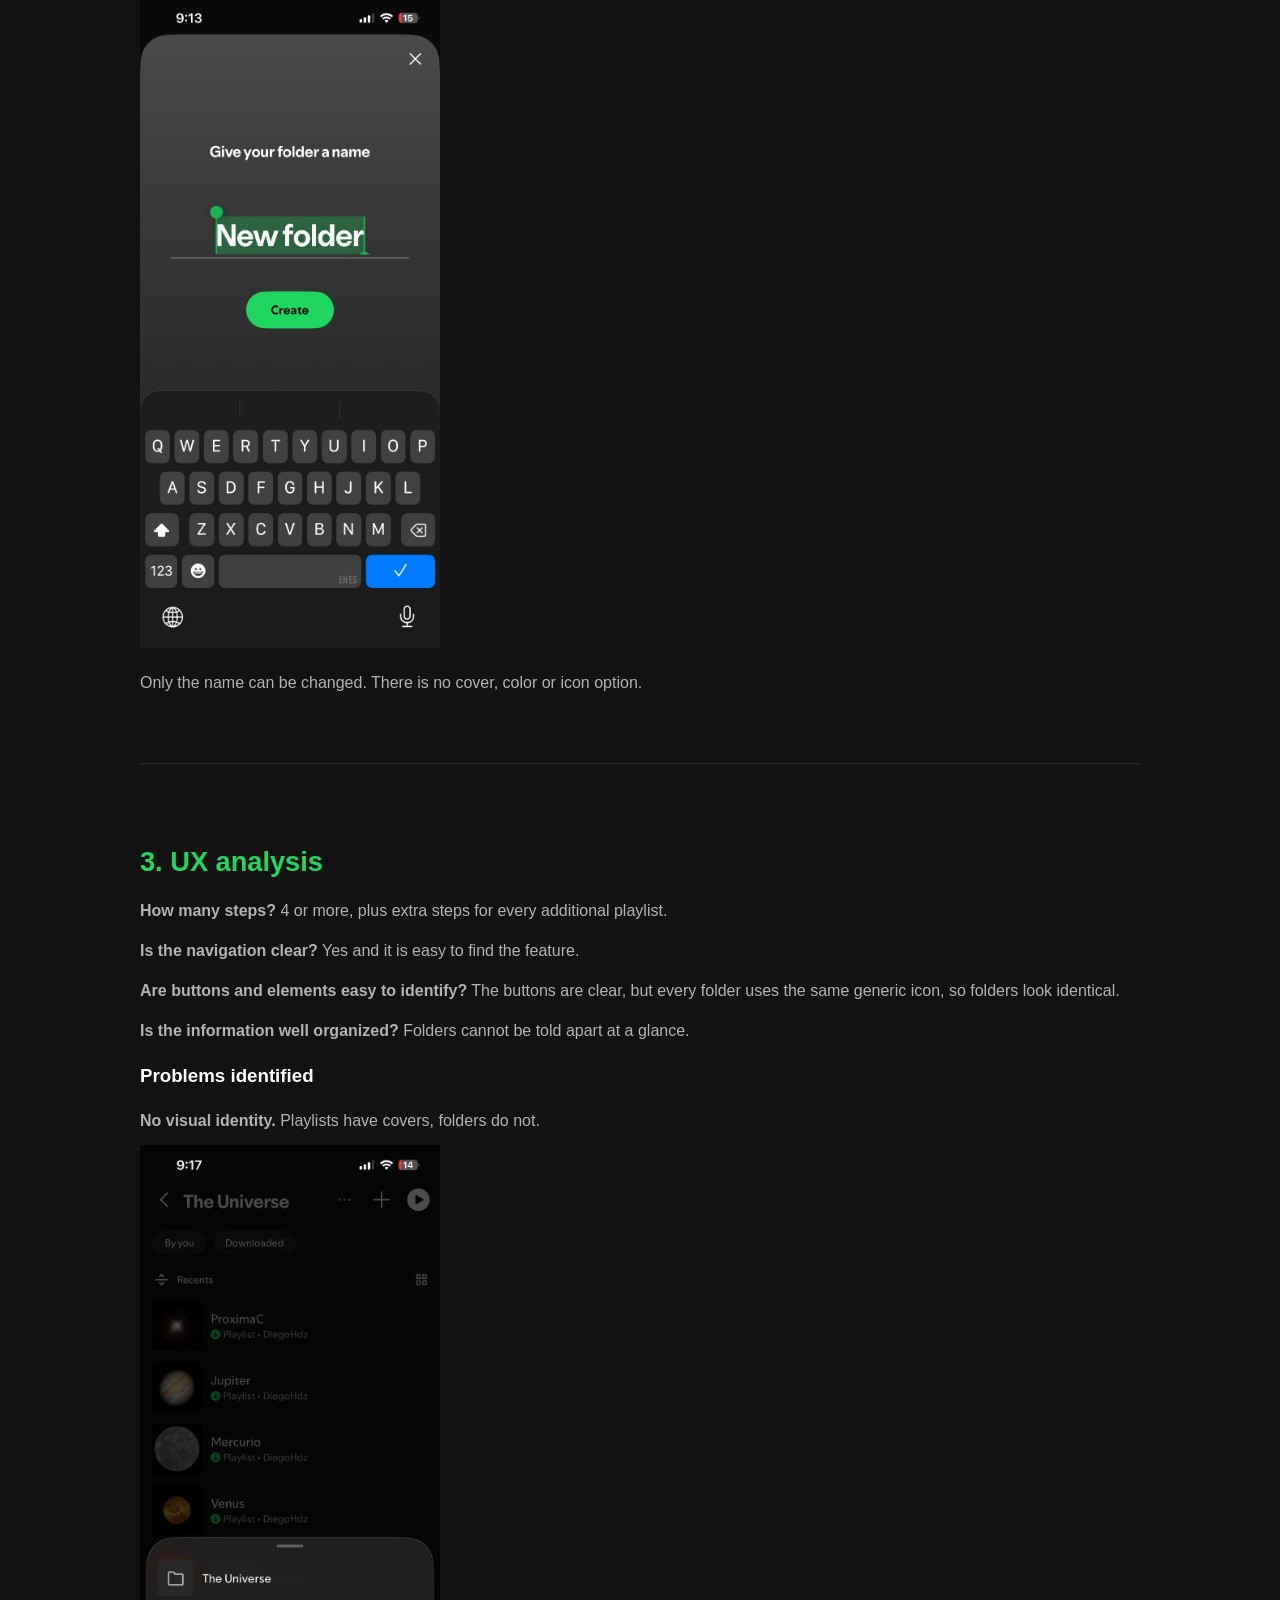
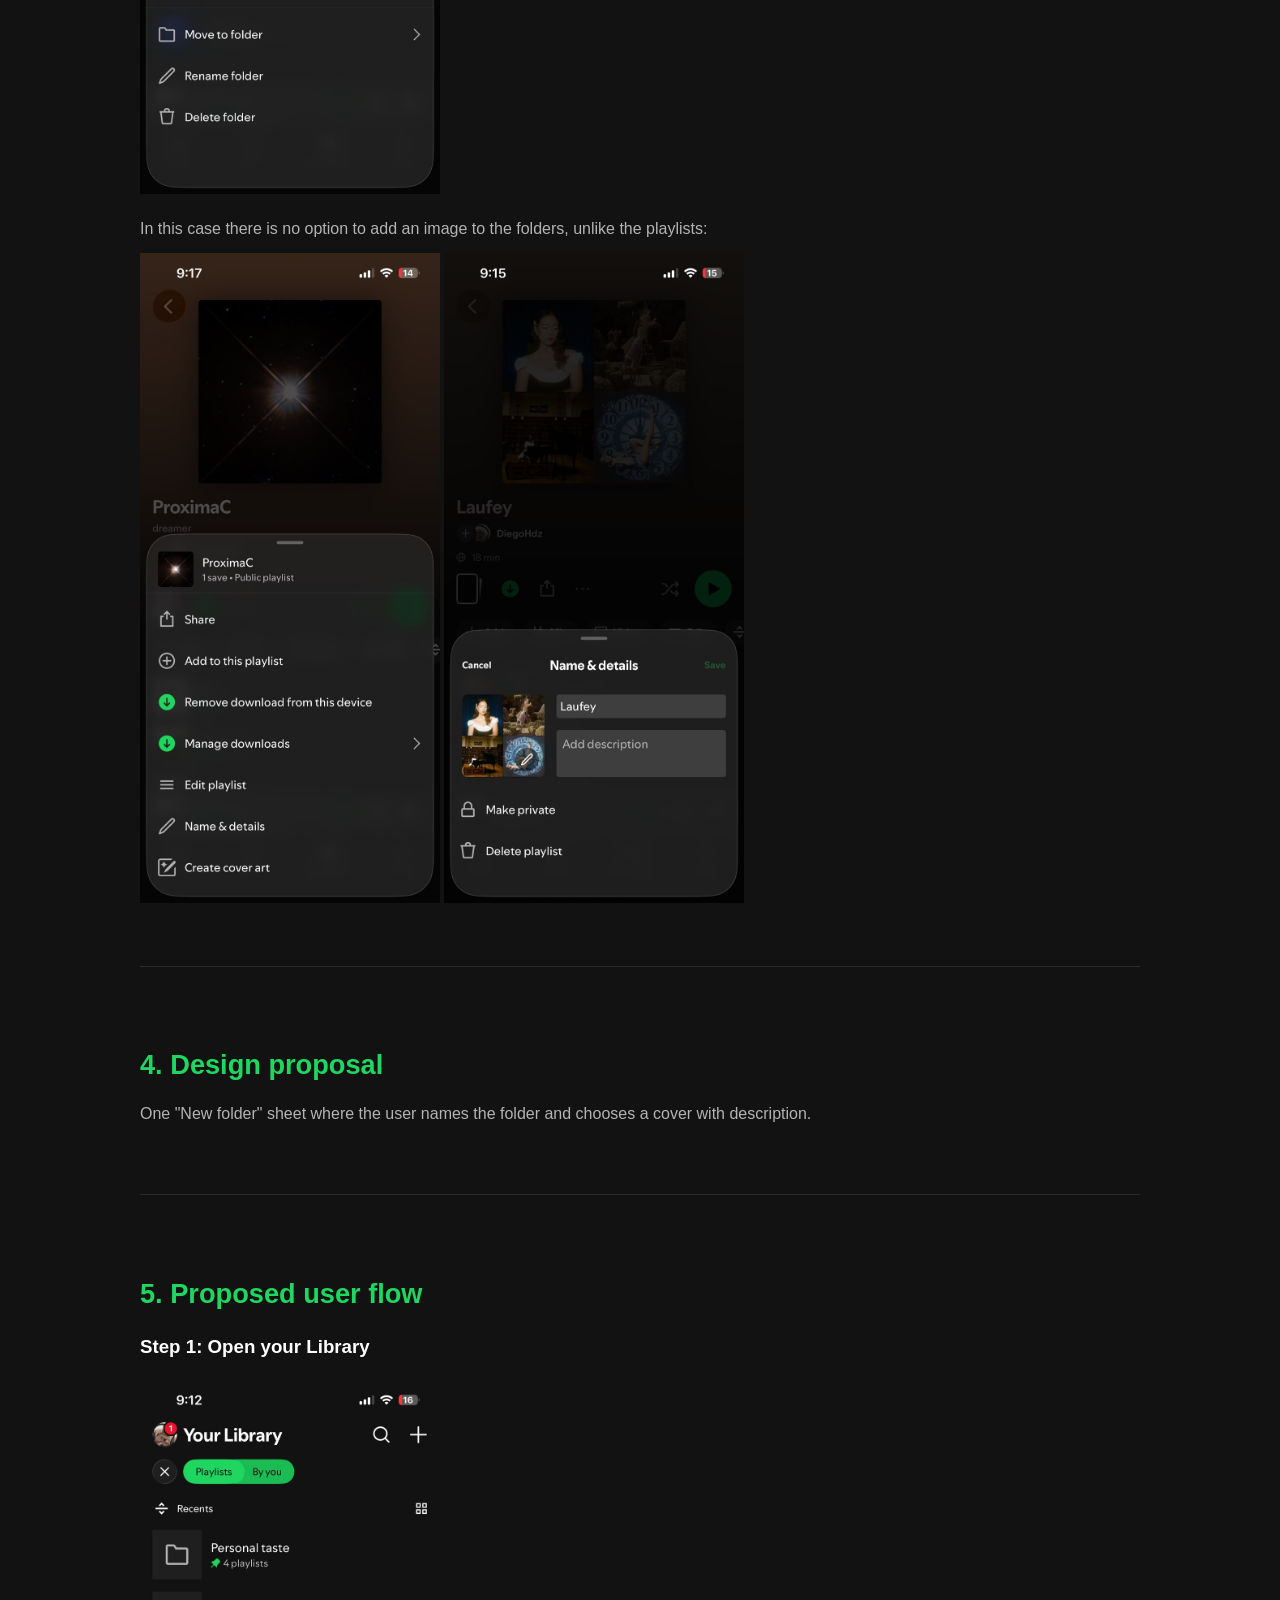
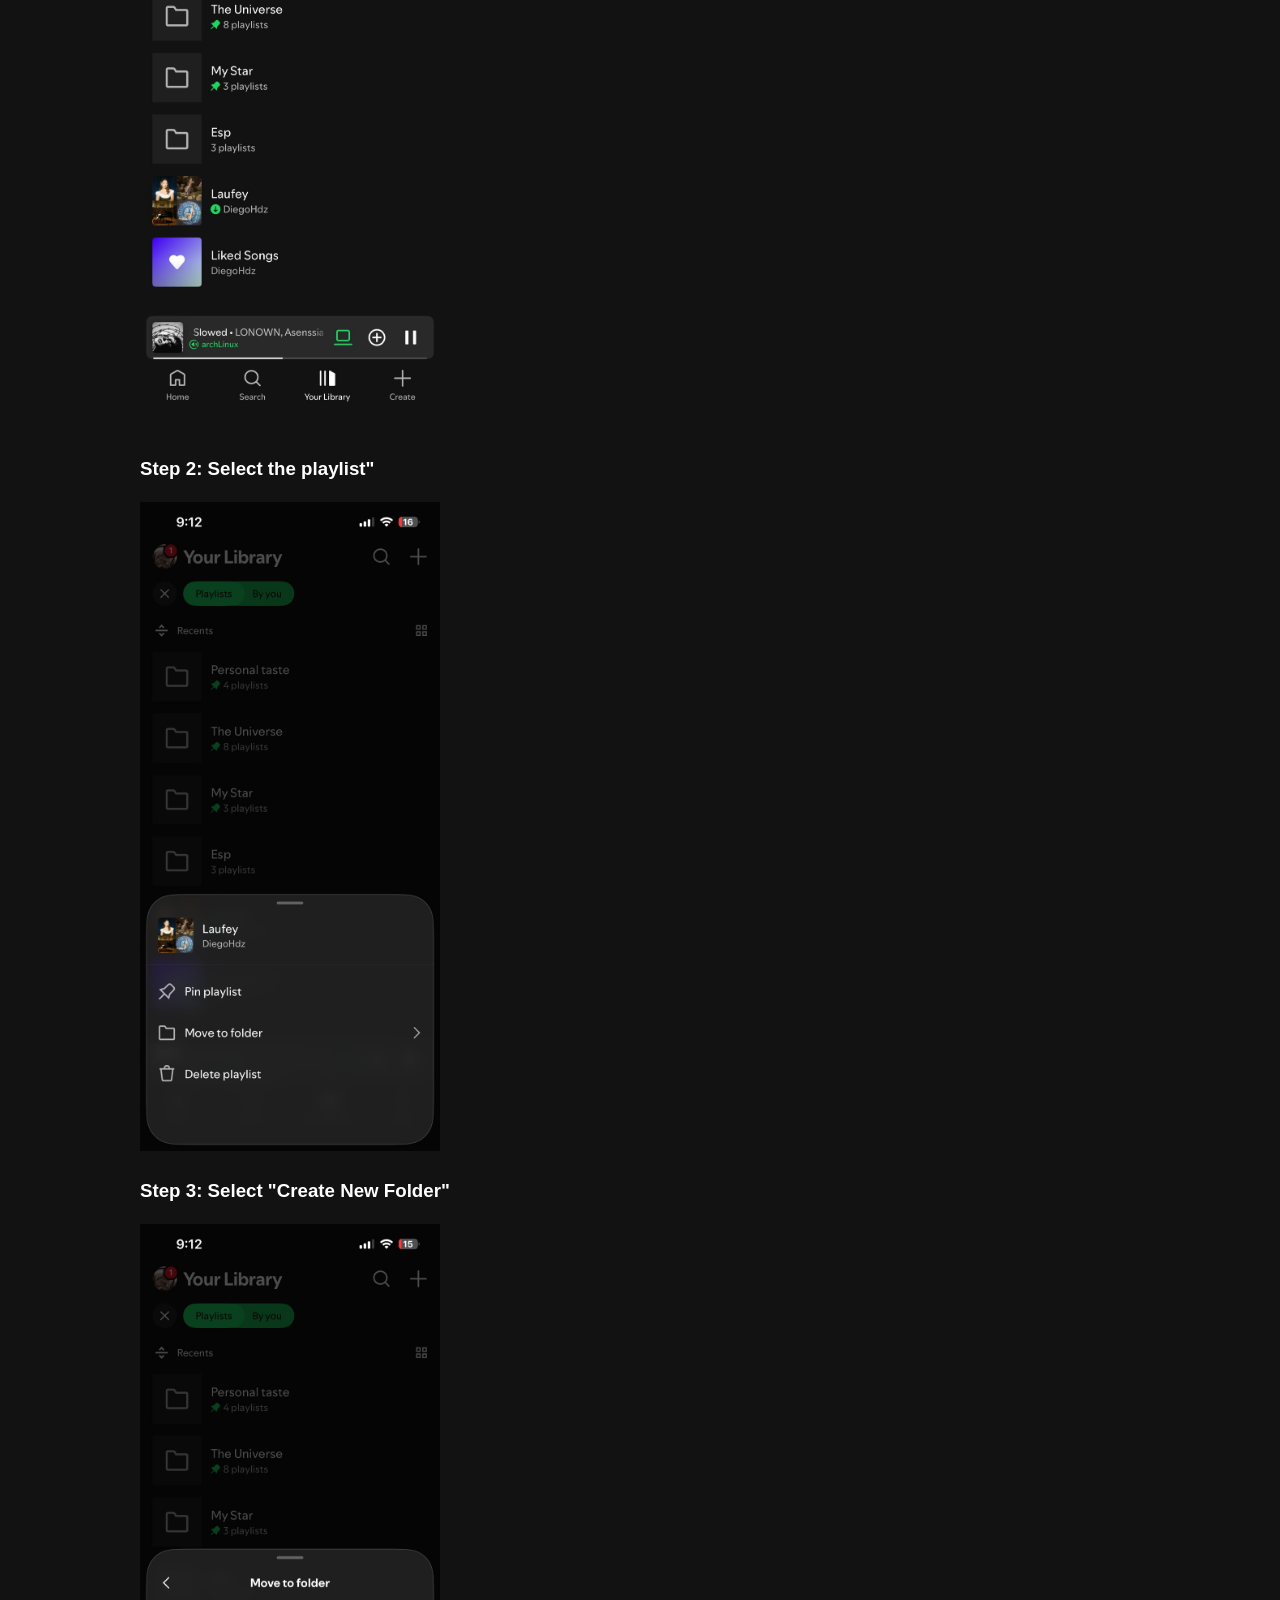
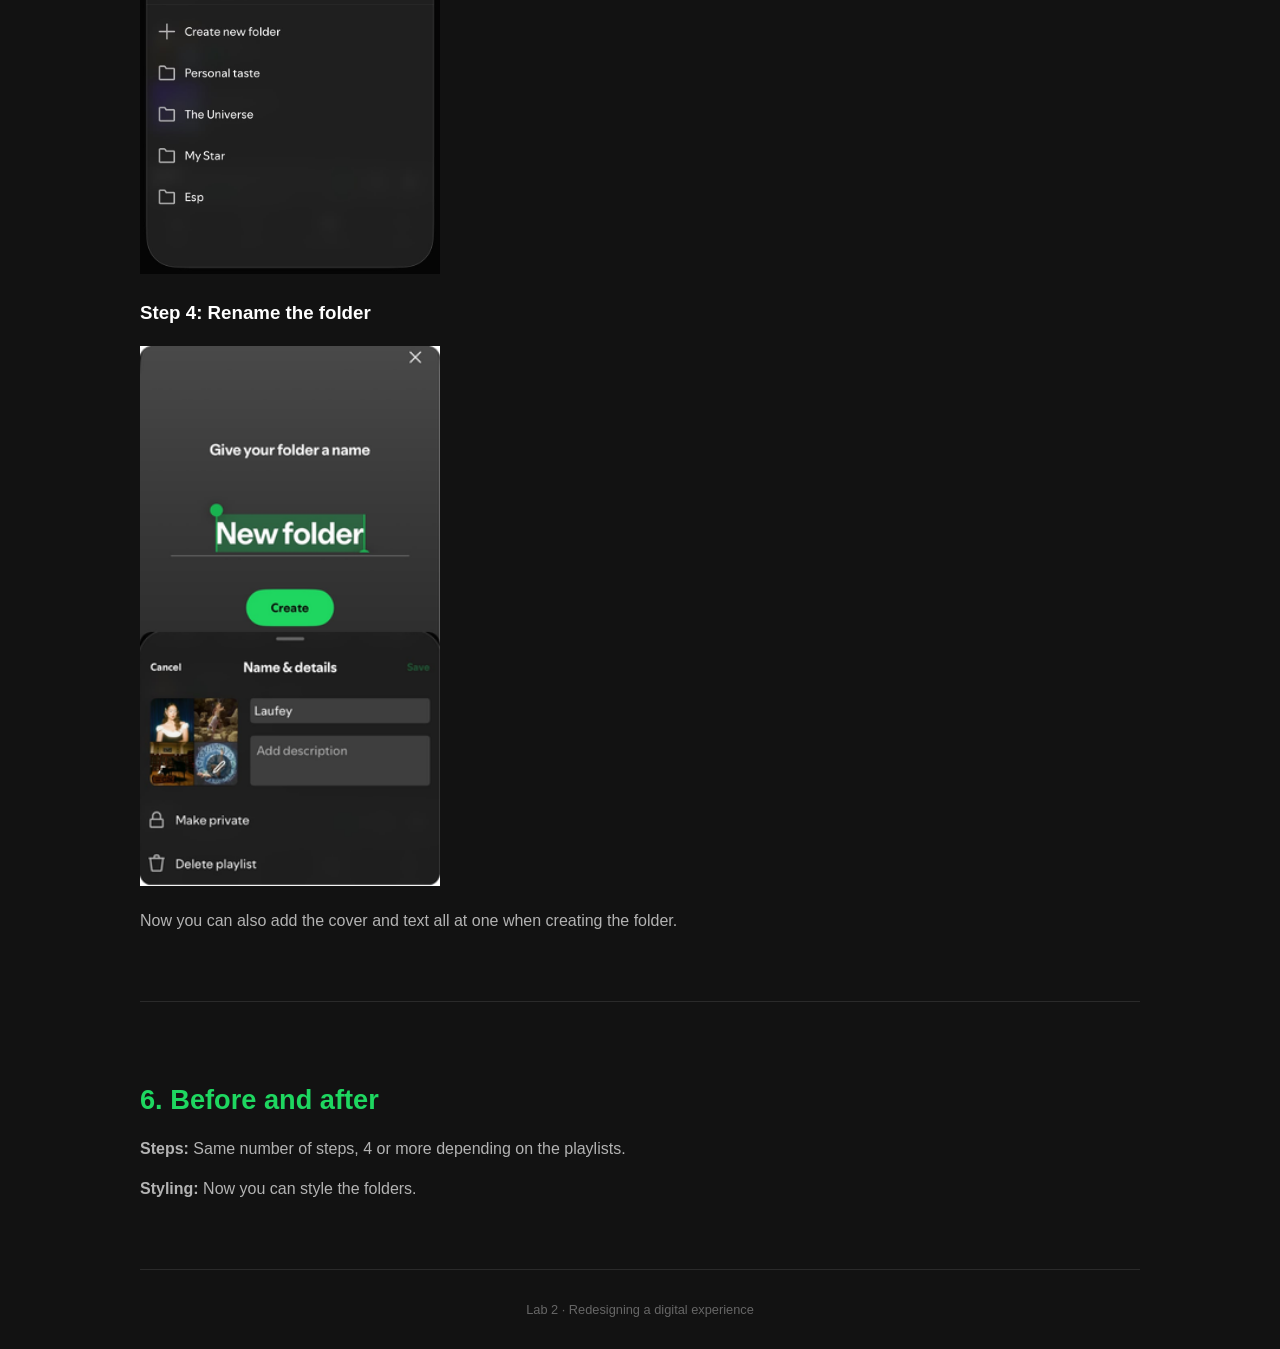
<file: lab02/spotify.html>
<!doctype html>
<html lang="en">
<head>
<meta charset="utf-8">
<meta name="viewport" content="width=device-width, initial-scale=1">
<title>Lab 2 - Redesigning Spotify Folders</title>
<link rel="stylesheet" href="style.css">
</head>
<body>

<nav>
  <a href="../index.html" style="color: #58a6ff;">Home</a>
  <a href="#app">Application</a>
  <a href="#current">Current flow</a>
  <a href="#analysis">Analysis</a>
  <a href="#proposal">Proposal</a>
  <a href="#proposed-flow">Proposed flow</a>
  <a href="#compare">Before / After</a>
</nav>


<header>
  <p>TC1004B.502 · Lab 2 · Visual Design + UX/UI</p>
  <h1>Redesigning Spotify folders</h1>
  <p>Diego Hernández Rangel · A01710524</p>
</header>
<hr>

<section id="app">
  <h2><span>1.</span> Selected application</h2>
  <p><b>App:</b> Spotify</p>
  <p><b>Feature:</b> Creating a playlist folder and filling it with playlists.</p>
  <p><b>The task:</b> A user with many playlists (gym, study, trips, moods) wants to group them into folders so the Library is not one long mixed list.</p>
</section>
<hr>

<section id="current">
  <h2><span>2.</span> Current user flow</h2>

  <h3>Step 1: Open your Library</h3>
  <img src="images/paso1.jpeg" alt="Screenshot: Your Library">
  <p>In your library all your playlists and folders will appear.</p>

  <h3>Step 2: Select the playlist"</h3>
  <img src="images/paso2.jpeg" alt="Screenshot: Select Playlist">
  <p>Right there you can move to a folder.</p>

  <h3>Step 3: Select "Create New Folder"</h3>
  <img src="images/paso3.jpeg" alt="Screenshot: Create Folder">
  <p>It is created as "New folder" with a generic grey icon.</p>

  <h3>Step 4: Rename the folder</h3>
  <img src="images/paso4.jpeg" alt="Screenshot: rename screen">
  <p>Only the name can be changed. There is no cover, color or icon option.</p>

</section>
<hr>

<section id="analysis">
  <h2><span>3.</span> UX analysis</h2>

  <p><b>How many steps?</b> 4 or more, plus extra steps for every additional playlist.</p>
  <p><b>Is the navigation clear?</b> Yes and it is easy to find the feature.</p>
  <p><b>Are buttons and elements easy to identify?</b> The buttons are clear, but every folder uses the same generic icon, so folders look identical.</p>
  <p><b>Is the information well organized?</b> Folders cannot be told apart at a glance.</p>

  <h3>Problems identified</h3>
  <p><b>No visual identity.</b> Playlists have covers, folders do not.</p>

  <img src="images/paso5.jpeg" alt="Screenshot: rename screen">
  <p>In this case there is no option to add an image to the folders, unlike the playlists:</p>

  <img src="images/paso7.jpeg" alt="Screenshot: rename screen">
  <img src="images/paso6.jpeg" alt="Screenshot: rename screen">


</section>
<hr>

<section id="proposal">
  <h2><span>4.</span> Design proposal</h2>
  <p>One "New folder" sheet where the user names the folder and chooses a cover with description.</p>
</section>
<hr>

<section id="proposed-flow">
  <h2><span>5.</span> Proposed user flow</h2>

  <h3>Step 1: Open your Library</h3>
  <img src="images/paso1.jpeg" alt="Screenshot: Your Library">

  <h3>Step 2: Select the playlist"</h3>
  <img src="images/paso2.jpeg" alt="Screenshot: Select Playlist">

  <h3>Step 3: Select "Create New Folder"</h3>
  <img src="images/paso3.jpeg" alt="Screenshot: Create Folder">

  <h3>Step 4: Rename the folder</h3>
  <img src="images/midis.png" alt="Screenshot: rename screen">
  <p>Now you can also add the cover and text all at one when creating the folder.</p>
</section>
<hr>

<section id="compare">
  <h2><span>6.</span> Before and after</h2>

  <p><b>Steps:</b> Same number of steps, 4 or more depending on the playlists.</p>
  <p><b>Styling:</b> Now you can style the folders.</p>
</section>
<hr>

<footer>Lab 2 · Redesigning a digital experience</footer>
</body>
</html>
</file>
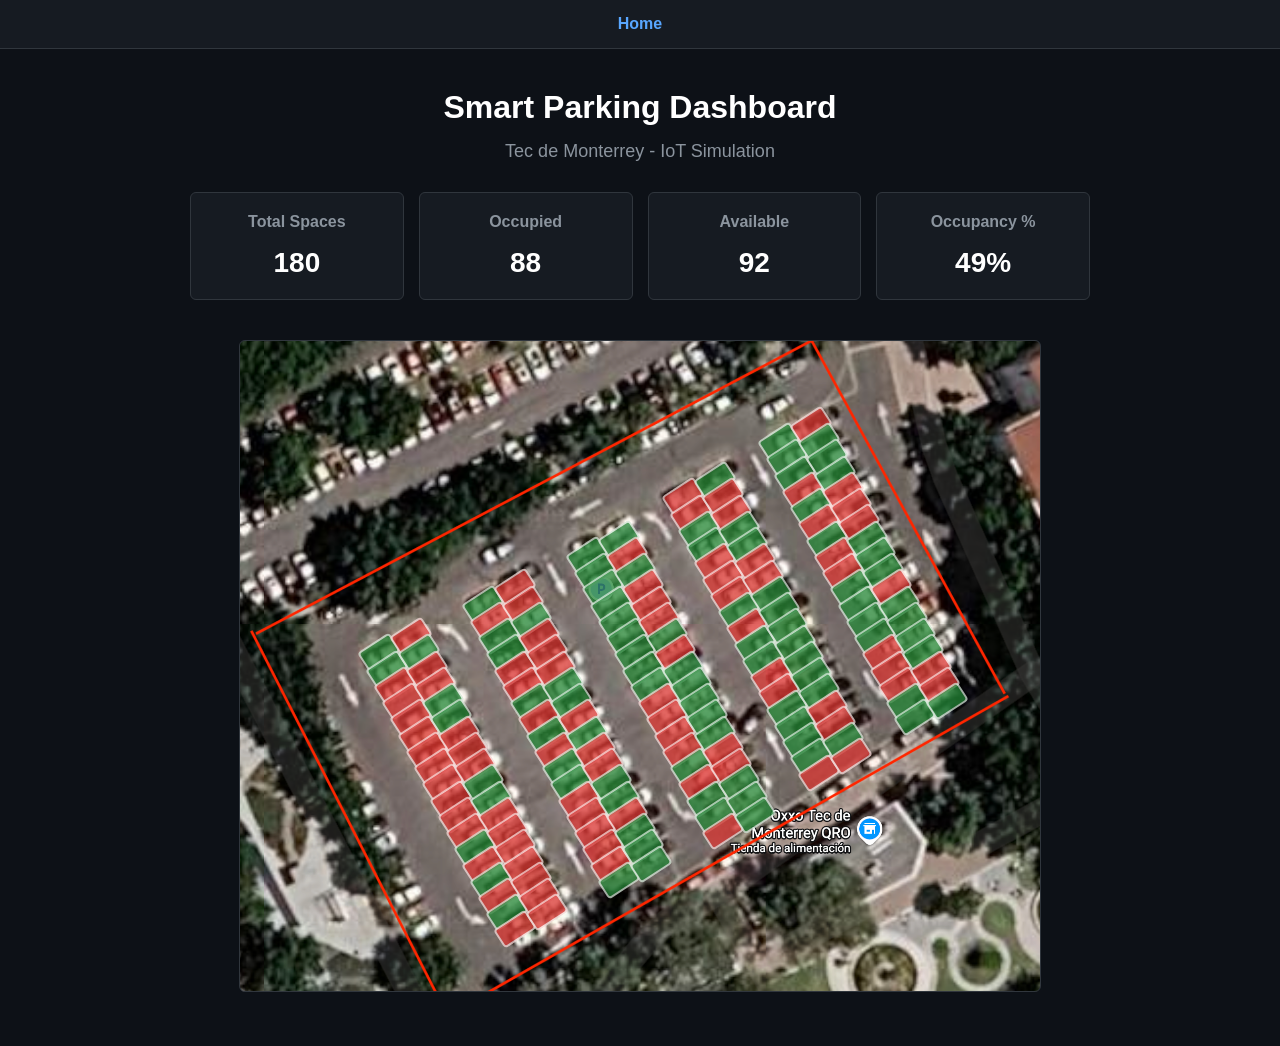
<file: lab03/lab3.html>
<!doctype html>
<html lang="en">
    <head>
        <title>Smart Parking - Lab 3</title>
        <meta charset="utf-8" />
        <link rel="stylesheet" href="style.css" />
    </head>
    <body>
        <nav class="navbar">
            <a href="../index.html" class="nav-link">Home</a>
        </nav>

        <div class="container">
            <h1 class="title">Smart Parking Dashboard</h1>
            <h2 class="subtitle">Tec de Monterrey - IoT Simulation</h2>

            <!-- Dashboard -->
            <div class="dashboard">
                <div class="dashboard-card">
                    <h3>Total Spaces</h3>
                    <p id="total-spaces">0</p>
                </div>
                <div class="dashboard-card">
                    <h3>Occupied</h3>
                    <p id="occupied-spaces">0</p>
                </div>
                <div class="dashboard-card">
                    <h3>Available</h3>
                    <p id="available-spaces">0</p>
                </div>
                <div class="dashboard-card">
                    <h3>Occupancy %</h3>
                    <p id="occupancy-percentage">0%</p>
                </div>
            </div>

            <!-- Wstacionamiento -->
            <div class="parking-wrapper">
                <div id="parking-lot">
                </div>
            </div>
        </div>

        <script src="script.js"></script>
    </body>
</html>
</file>
<file: lab02/style.css>
:root{--green:#1ed760;--dark:#121212;--card:#282828;--muted:#b3b3b3;}

body{
    font-family:Arial, sans-serif;
    background:var(--dark);color:#fff;
    line-height:1.5;
    margin: 0px;
}
nav {
    background-color: #161b22;
    padding: 15px;
    margin-bottom: 40px;
    border-bottom: 1px solid #30363d;
    text-align: center;
}

img{
    width: 30%;
}

nav a {
    color: var(--muted);
    text-decoration: none;
    margin: 0 15px;
    font-weight: bold;
}

header,section{
    max-width:1000px;
    margin:0 auto;
    padding:56px 24px
}
header{
    padding-top:90px
}
h1{
    font-size:3rem;
    line-height:1.1;
    margin-bottom:12px;
    color: var(--green);
}
h2{
    font-size:1.7rem;
    margin-bottom:8px;
    color: var(--green)
}
h2 span{
    color:var(--green)
}
p{
    color:var(--muted);
    margin-bottom:12px
}
hr{
    border:0;
    border-top:1px solid #2a2a2a;
    max-width:1000px;
    margin:0 auto
}



footer{text-align:center;color:#666;font-size:.8rem;padding:30px}
</file>
<file: lab03/style.css>
body {
    background-color: #0d1117;
    color: #ffffff;
    margin: 0;
    padding-bottom: 50px;
    text-align: left;
    font-family: Arial, sans-serif;
}

.navbar {
    background-color: #161b22;
    padding: 15px;
    margin-bottom: 40px;
    border-bottom: 1px solid #30363d;
    text-align: center;
}

.nav-link {
    color: #58a6ff;
    text-decoration: none;
    margin: 0 15px;
    font-weight: bold;
}

.container {
    padding: 0 20px;
    max-width: 900px;
    margin: 0 auto;
}

.title {
    color: #ffffff;
    font-size: 32px;
    margin-bottom: 10px;
    text-align: center;
}

.subtitle {
    color: #8b949e;
    font-weight: normal;
    font-size: 18px;
    text-align: center;
    margin-bottom: 30px;
}

.dashboard {
    display: flex;
    justify-content: space-between;
    margin-bottom: 40px;
    gap: 15px;
}

.dashboard-card {
    background-color: #161b22;
    border: 1px solid #30363d;
    border-radius: 6px;
    padding: 20px;
    flex: 1;
    text-align: center;
}

.dashboard-card h3 {
    margin-top: 0;
    color: #8b949e;
    font-size: 16px;
}

.dashboard-card p {
    font-size: 28px;
    font-weight: bold;
    margin: 0;
    color: #ffffff;
}

.parking-wrapper {
    text-align: center;
}

#parking-lot {
    position: relative;
    display: inline-block;
    width: 800px;
    height: 650px;
    background: url('images/estacionamiento.png') no-repeat center center;
    background-size: cover;
    border: 1px solid #30363d;
    border-radius: 6px;
    overflow: hidden;
}

.spot {
    position: absolute;
    width: 18px;
    height: 34px;
    border: 2px solid rgba(255, 255, 255, 0.8);
    border-radius: 4px;
    cursor: pointer;
    opacity: 0.75;
    transition: background-color 0.3s, opacity 0.2s;
    transform: rotate(57deg);
}

.spot:hover {
    opacity: 1;
    border-color: #fff;
}

.available {
    background-color: #238636;
}

.occupied {
    background-color: #da3633;
}
</file>
